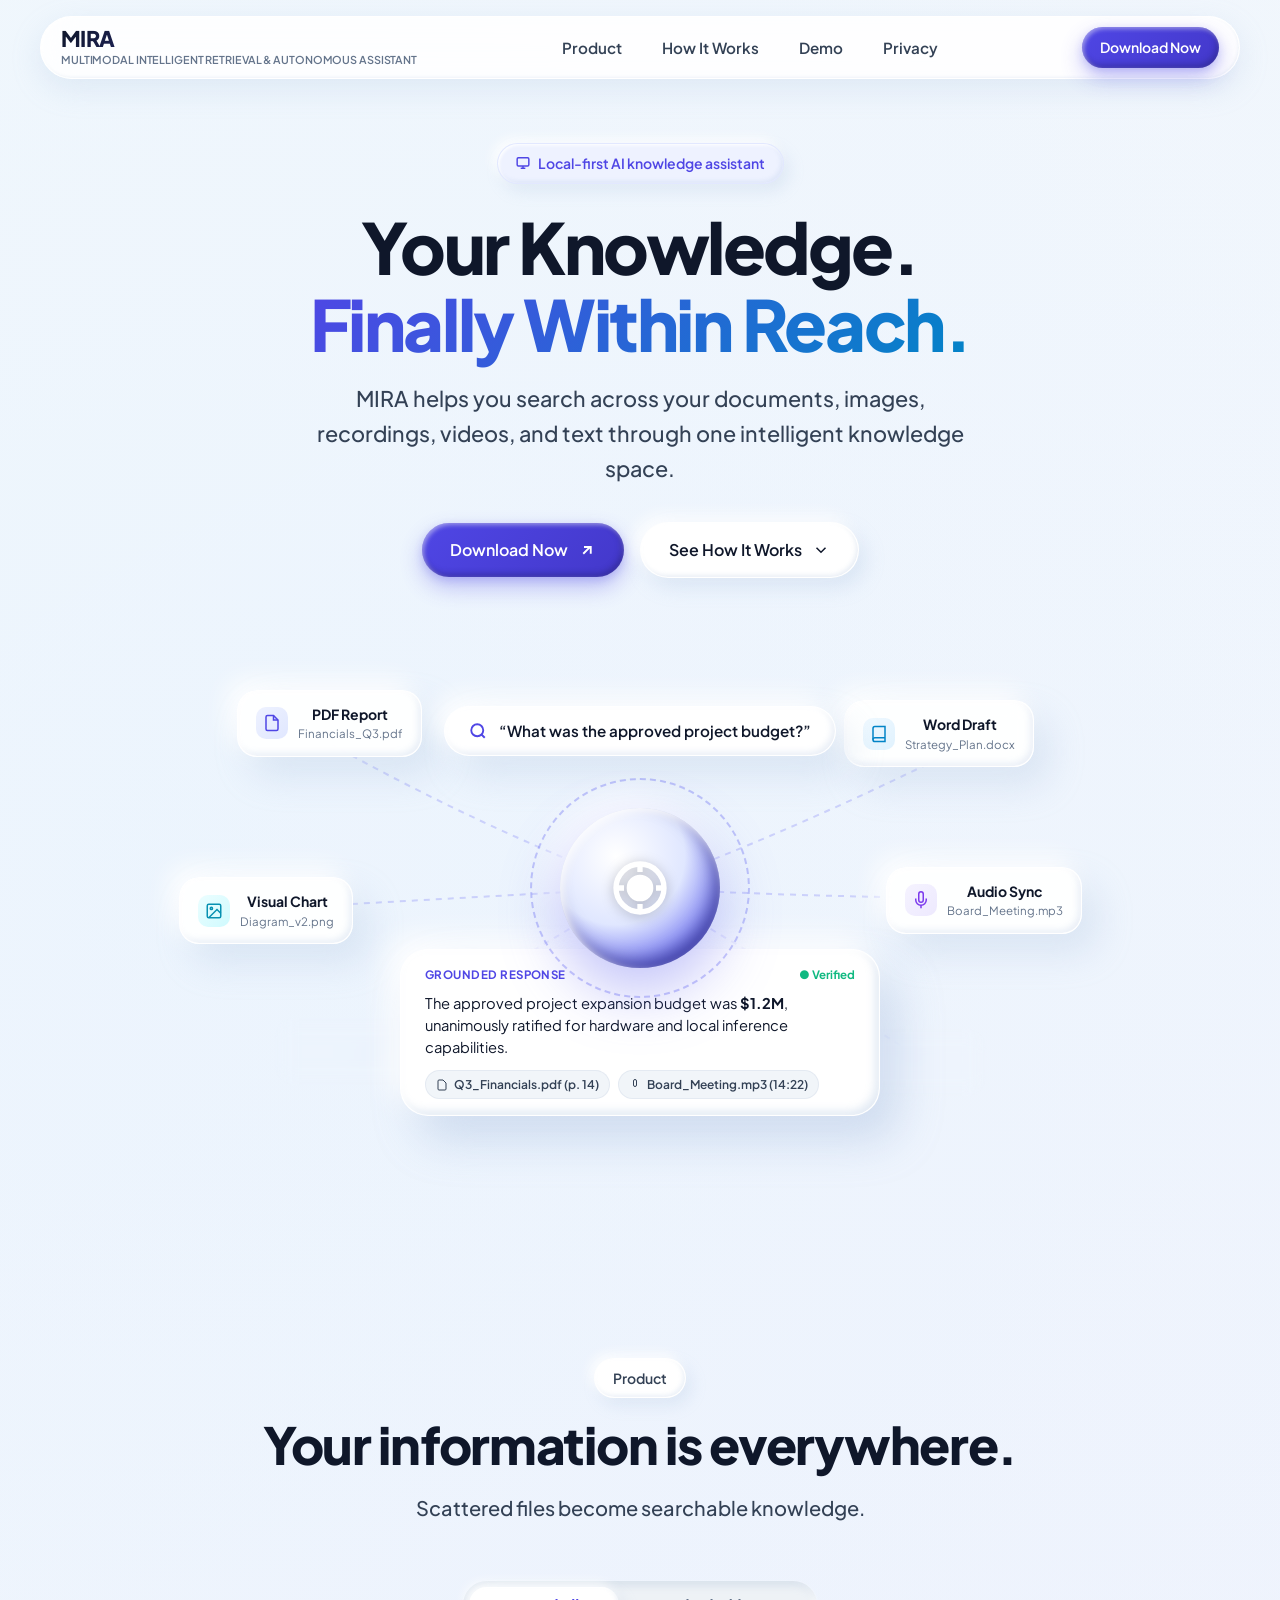
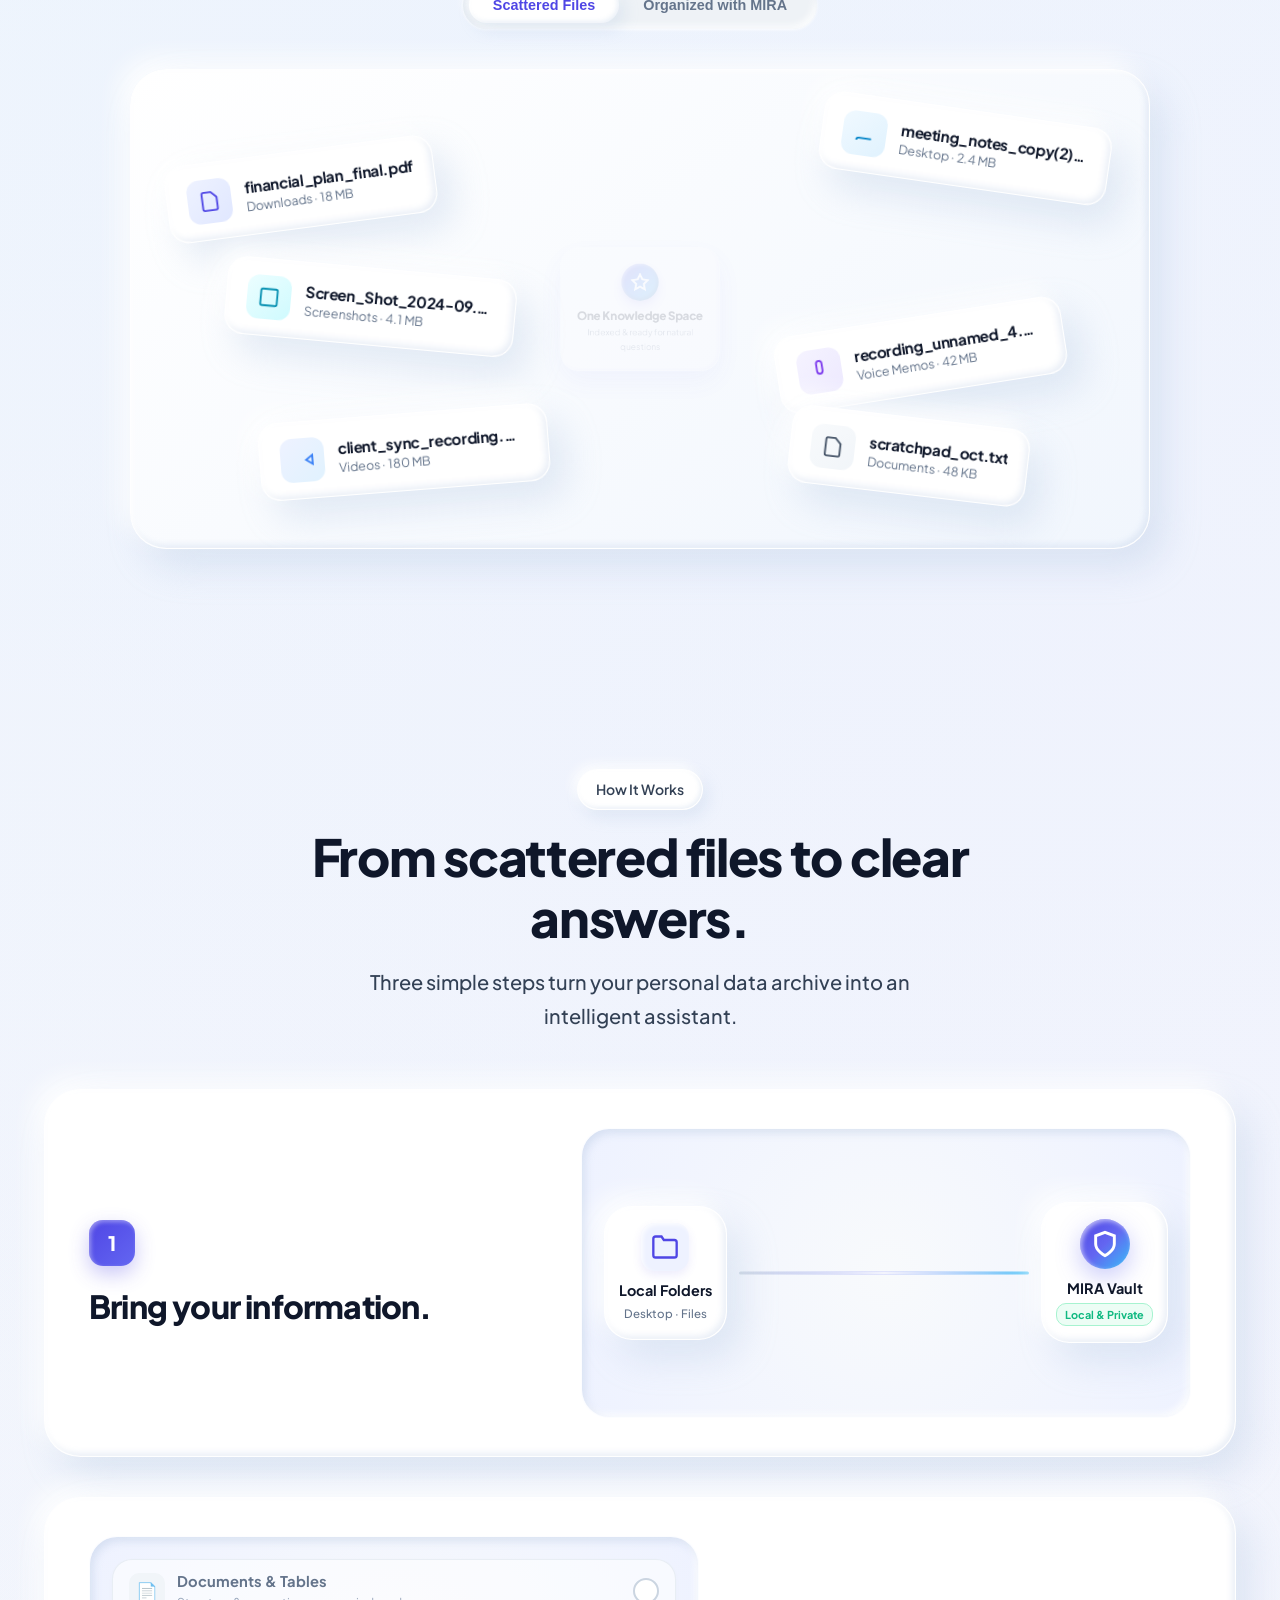
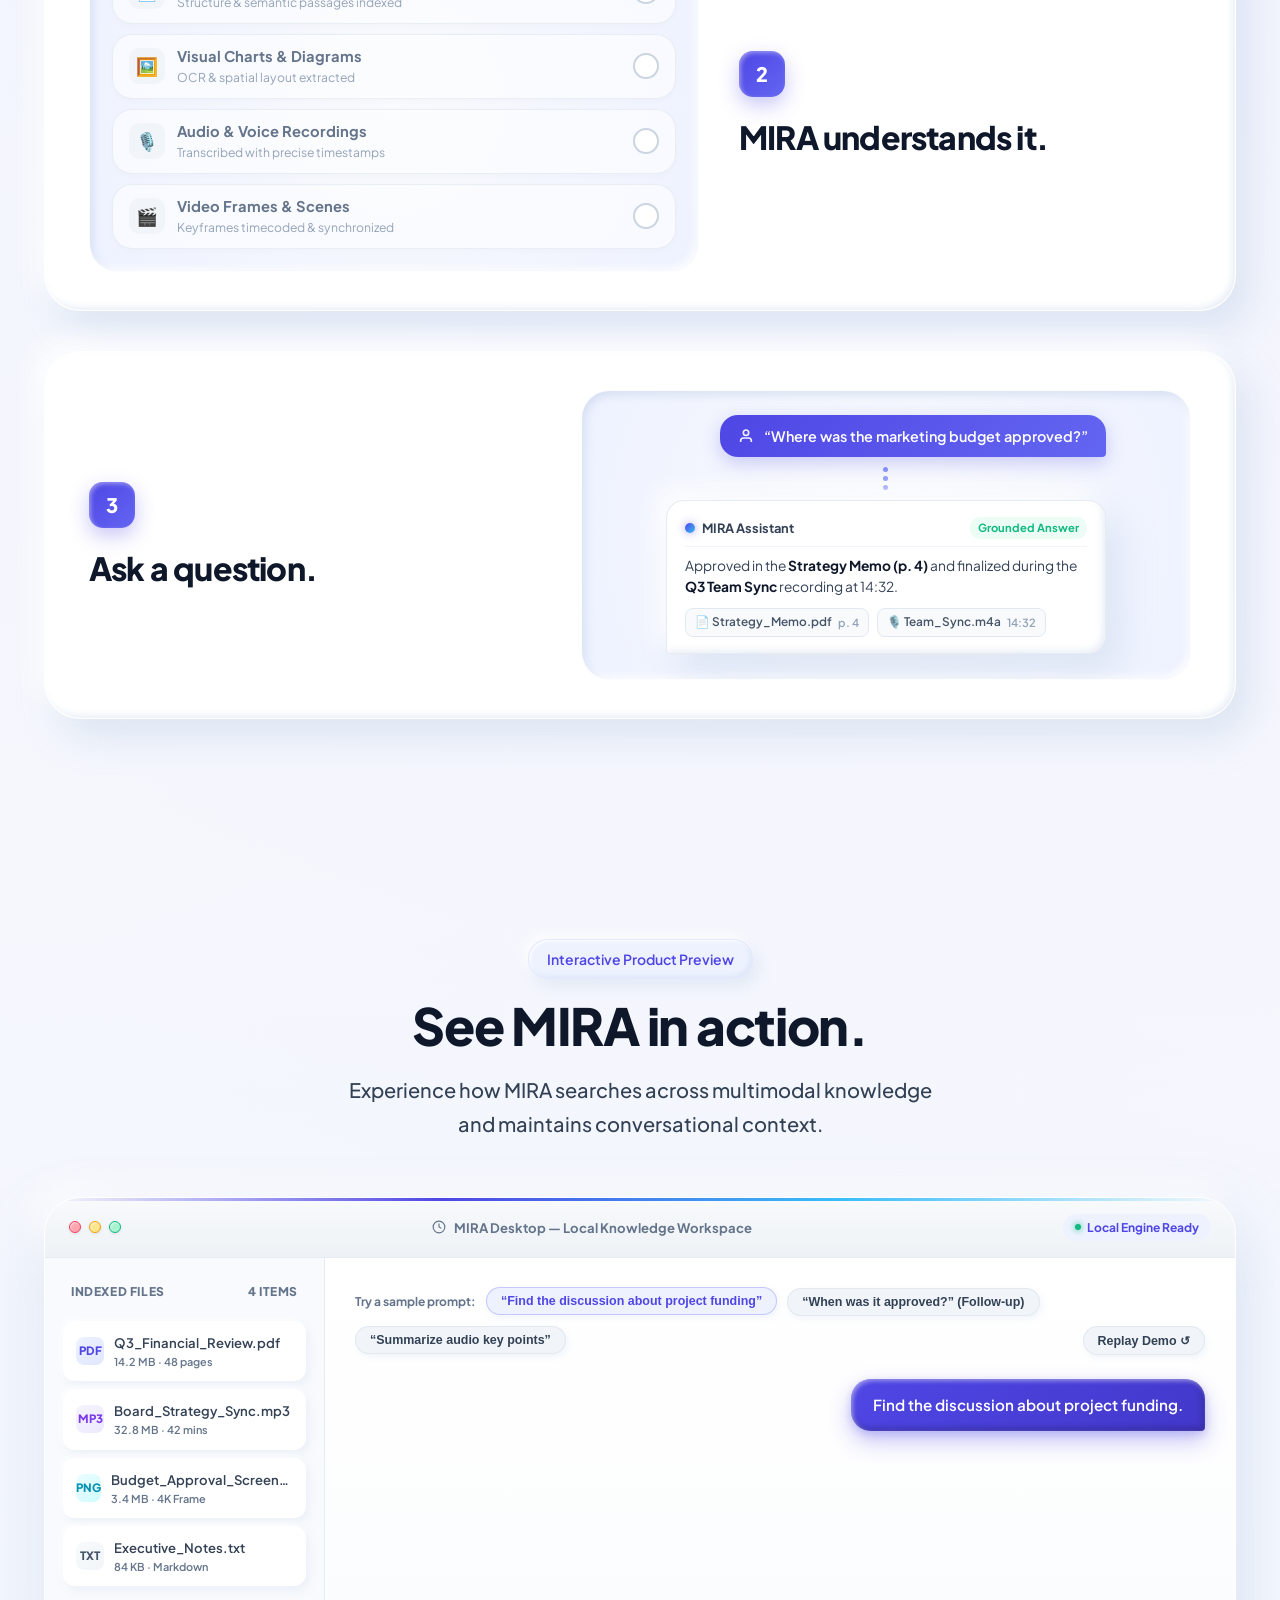
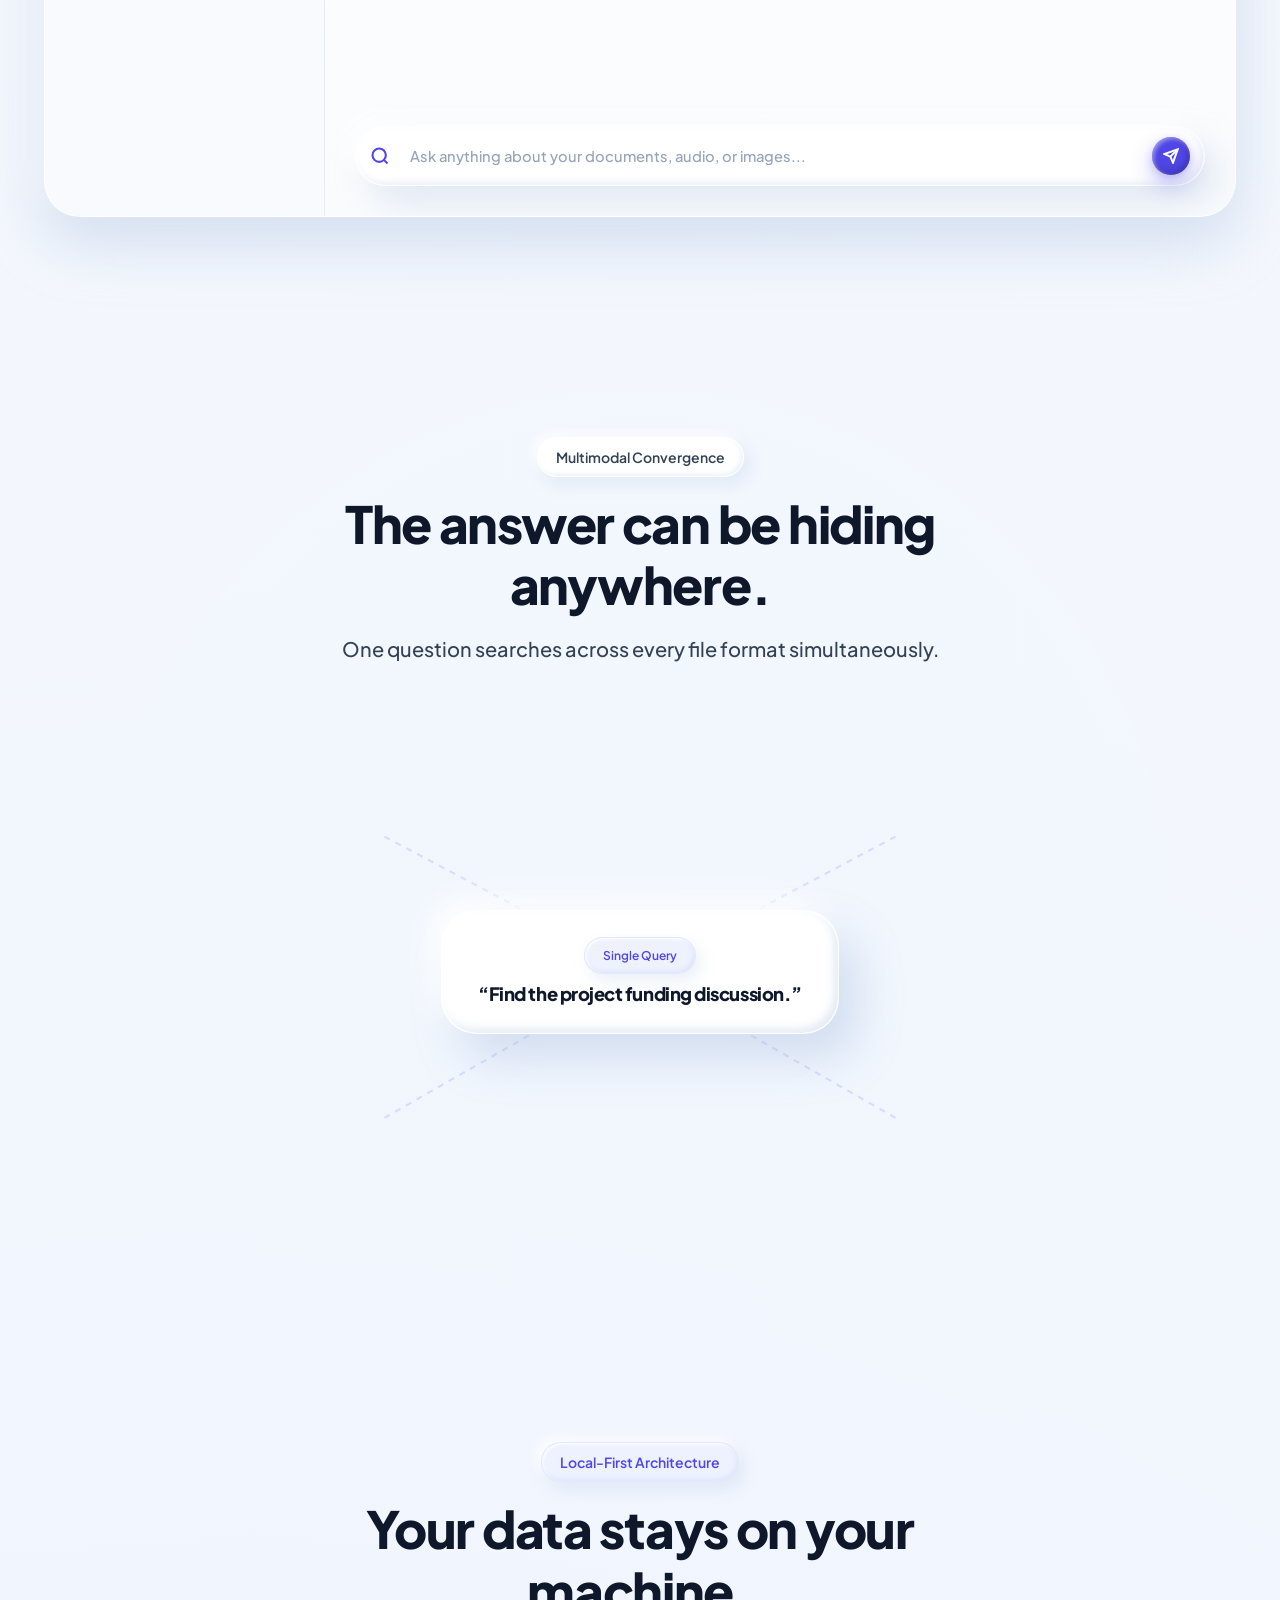
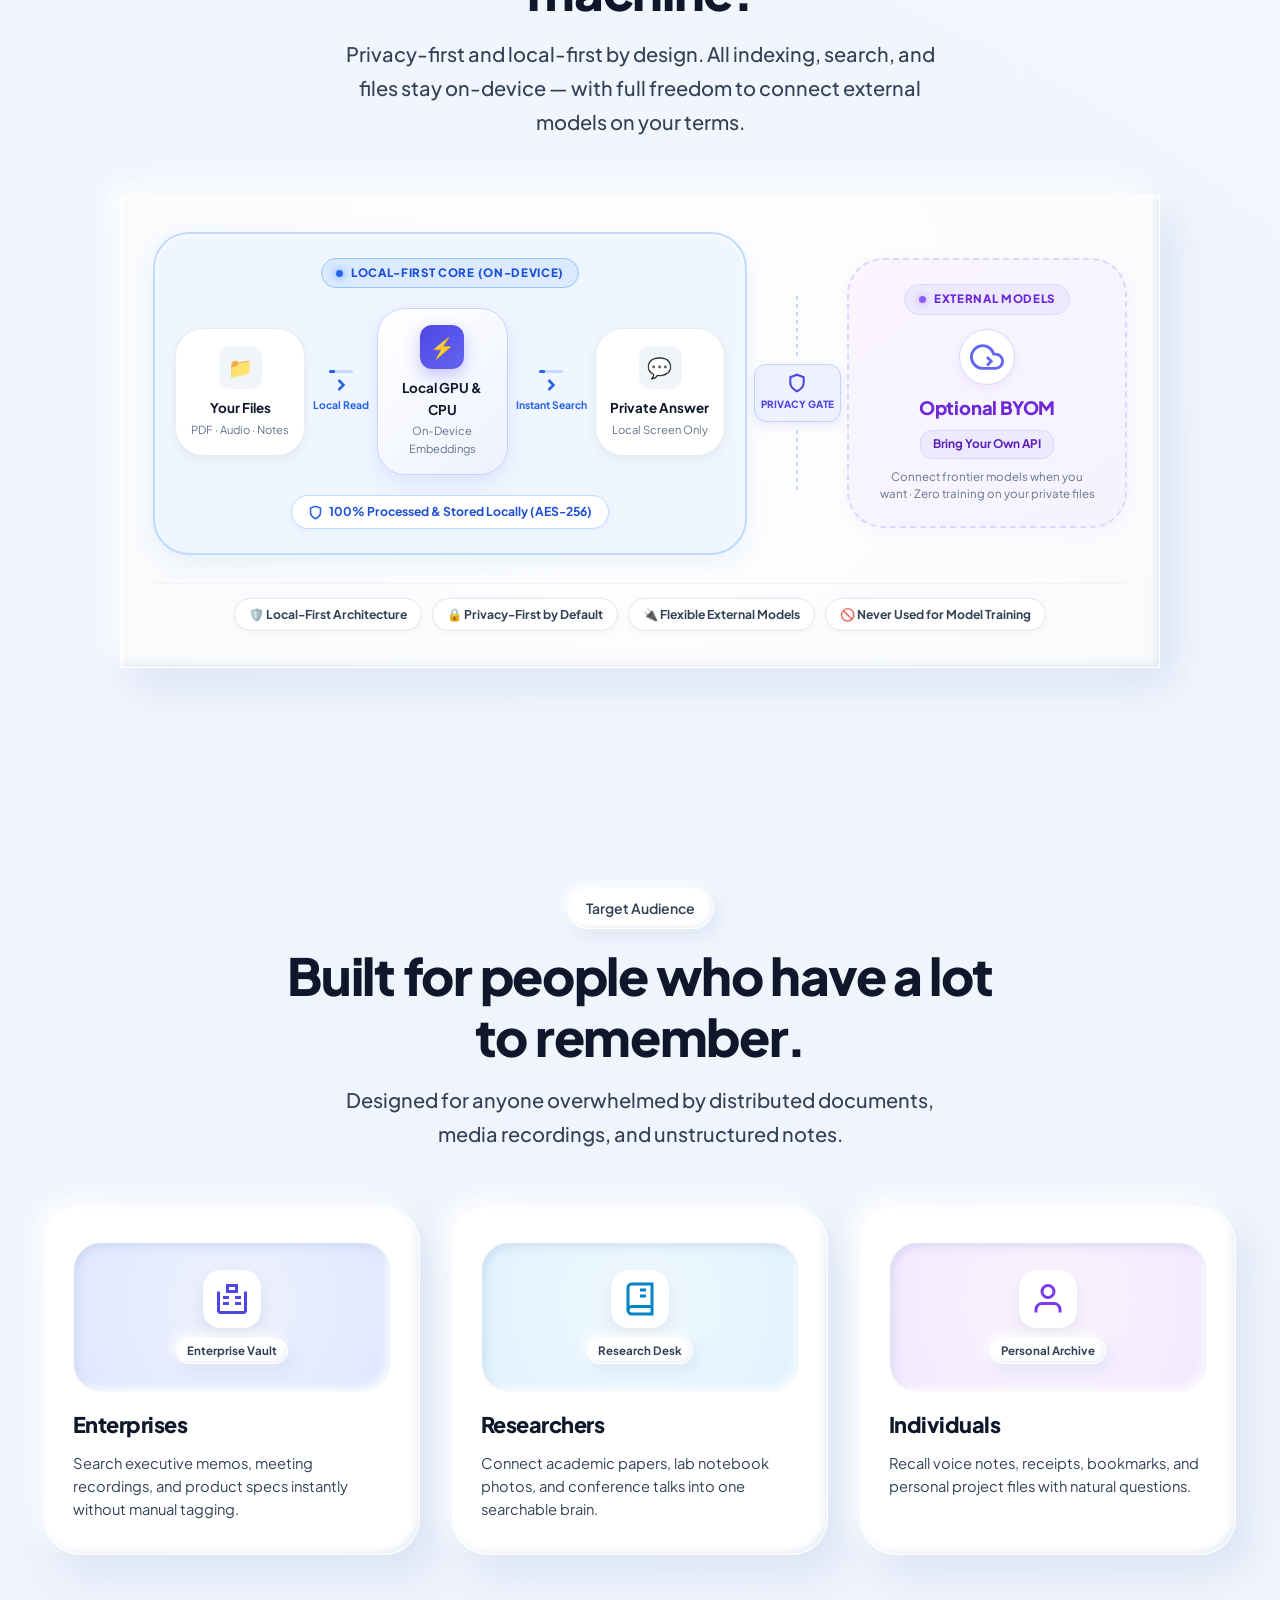
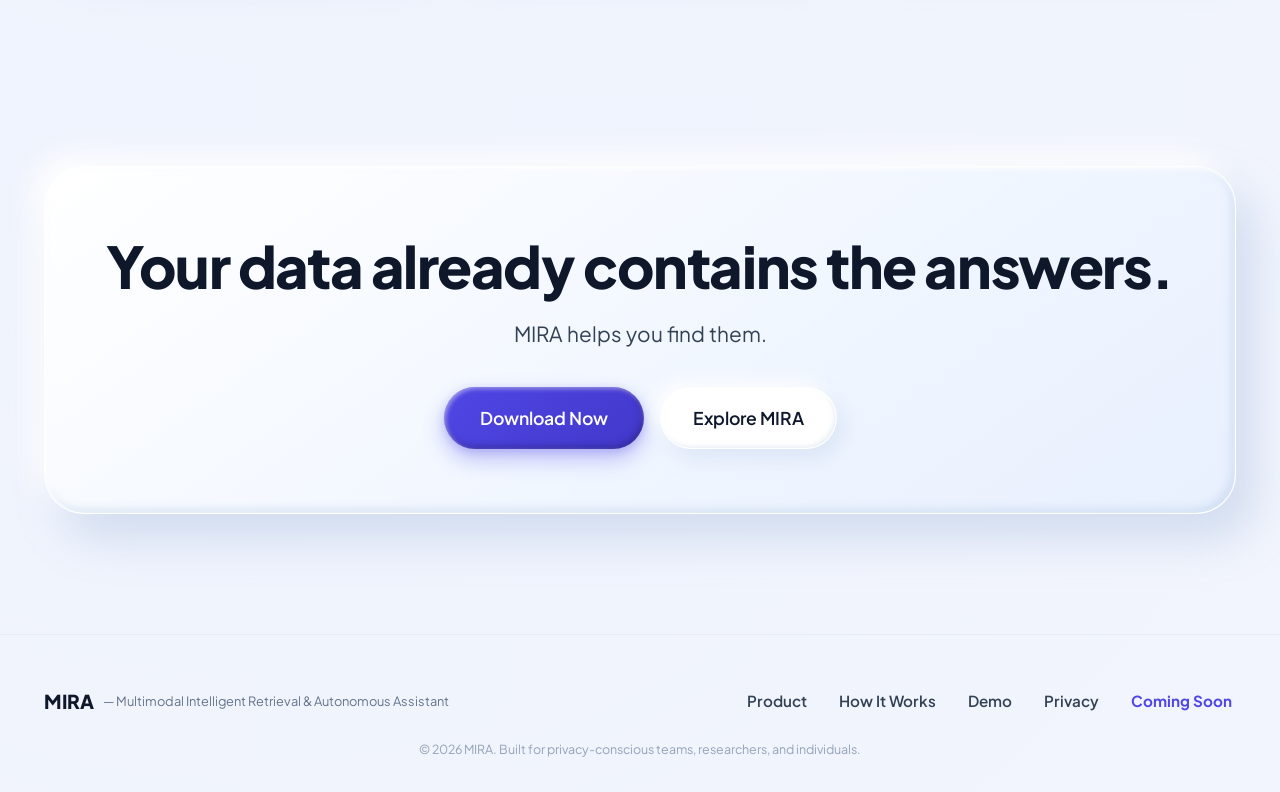
<file: index.html>
<!DOCTYPE html>
<html lang="en">
<head>
  <meta charset="UTF-8">
  <meta name="viewport" content="width=device-width, initial-scale=1.0">
  <title>MIRA — Multimodal Intelligent Retrieval & Autonomous Assistant</title>
  <meta name="description" content="A private, local-first multimodal desktop AI assistant for searching and understanding information across documents, images, audio, video, and text.">
  
  <!-- CSS Stylesheets -->
  <link rel="stylesheet" href="css/claymorphism.css">
  <link rel="stylesheet" href="css/style.css">
  <link rel="stylesheet" href="css/demo.css">
</head>
<body>

  <!-- ==========================================================================
       Sticky Minimal Navigation
       ========================================================================== -->
  <header class="site-header">
    <div class="nav-container">
      <a href="#" class="brand" aria-label="MIRA Home">
        <div class="brand-text">
          <span class="brand-name">MIRA</span>
          <span class="brand-desc">Multimodal Intelligent Retrieval & Autonomous Assistant</span>
        </div>
      </a>

      <!-- 4 Essential Navigation Tabs -->
      <nav>
        <ul class="nav-links">
          <li><a href="#product" class="nav-link">Product</a></li>
          <li><a href="#how-it-works" class="nav-link">How It Works</a></li>
          <li><a href="#demo" class="nav-link">Demo</a></li>
          <li><a href="#privacy" class="nav-link">Privacy</a></li>
        </ul>
      </nav>

      <div class="nav-cta">
        <a href="coming-soon.html" class="clay-btn clay-btn-primary clay-btn-sm">
          Download Now
        </a>
        <button class="mobile-menu-toggle" id="mobile-menu-btn" aria-label="Toggle Navigation">
          <svg width="24" height="24" viewBox="0 0 24 24" fill="none" stroke="currentColor" stroke-width="2"><line x1="3" y1="12" x2="21" y2="12"></line><line x1="3" y1="6" x2="21" y2="6"></line><line x1="3" y1="18" x2="21" y2="18"></line></svg>
        </button>
      </div>
    </div>
  </header>

  <!-- ==========================================================================
       Hero Section
       ========================================================================== -->
  <section class="hero">
    <div class="container">
      <div class="hero-content">
        <div class="hero-badge">
          <span class="clay-pill clay-pill-primary">
            <svg width="14" height="14" viewBox="0 0 24 24" fill="none" stroke="currentColor" stroke-width="2.5"><rect x="2" y="3" width="20" height="14" rx="2" ry="2"></rect><line x1="8" y1="21" x2="16" y2="21"></line><line x1="12" y1="17" x2="12" y2="21"></line></svg>
            Local-first AI knowledge assistant
          </span>
        </div>

        <h1 class="hero-title">
          Your Knowledge.<br>
          <span class="highlight">Finally Within Reach.</span>
        </h1>

        <p class="hero-subtitle">
          MIRA helps you search across your documents, images, recordings, videos, and text through one intelligent knowledge space.
        </p>

        <div class="hero-actions">
          <a href="coming-soon.html" class="clay-btn clay-btn-primary">
            Download Now
            <svg width="18" height="18" viewBox="0 0 24 24" fill="none" stroke="currentColor" stroke-width="2.5"><path d="M7 17l9.2-9.2M17 17V8H8"/></svg>
          </a>
          <a href="#how-it-works" class="clay-btn clay-btn-secondary">
            See How It Works
            <svg width="18" height="18" viewBox="0 0 24 24" fill="none" stroke="currentColor" stroke-width="2"><polyline points="6 9 12 15 18 9"></polyline></svg>
          </a>
        </div>
      </div>

      <!-- Hero Visual: Central 3D MIRA Core + 6 Floating Tactile Formats + Input & Answer -->
      <div class="hero-stage">
        <!-- SVG Connection Paths -->
        <svg class="hero-connections-svg" viewBox="0 0 960 520">
          <path class="conn-path" d="M 160 110 Q 320 200 480 260" />
          <path class="conn-path" d="M 800 120 Q 640 200 480 260" />
          <path class="conn-path" d="M 120 280 Q 300 270 480 260" />
          <path class="conn-path" d="M 840 270 Q 660 270 480 260" />
          <path class="conn-path" d="M 200 430 Q 340 340 480 260" />
          <path class="conn-path" d="M 760 430 Q 620 340 480 260" />
        </svg>

        <!-- Central Knowledge Orb (Easter Egg Trigger) -->
        <div class="hero-core-orb" id="hero-core-orb" role="button" tabindex="0">
          <div class="hero-core-pulse"></div>
          <svg class="core-brand-icon" viewBox="0 0 24 24" fill="none" stroke="currentColor" stroke-width="2">
            <circle cx="12" cy="12" r="9"></circle>
            <circle cx="12" cy="12" r="4" fill="white"></circle>
            <path d="M12 3v3M12 18v3M3 12h3M18 12h3"></path>
          </svg>
        </div>

        <!-- 6 Floating Satellite Cards -->
        <div class="hero-satellite-card sat-pdf">
          <div class="satellite-icon accent-pdf">
            <svg width="18" height="18" viewBox="0 0 24 24" fill="none" stroke="currentColor" stroke-width="2"><path d="M14 2H6a2 2 0 0 0-2 2v16a2 2 0 0 0 2 2h12a2 2 0 0 0 2-2V8z"></path><polyline points="14 2 14 8 20 8"></polyline></svg>
          </div>
          <div>
            <div class="satellite-label">PDF Report</div>
            <div class="satellite-sub">Financials_Q3.pdf</div>
          </div>
        </div>

        <div class="hero-satellite-card sat-docx">
          <div class="satellite-icon accent-docx">
            <svg width="18" height="18" viewBox="0 0 24 24" fill="none" stroke="currentColor" stroke-width="2"><path d="M4 19.5A2.5 2.5 0 0 1 6.5 17H20"></path><path d="M6.5 2H20v20H6.5A2.5 2.5 0 0 1 4 19.5v-15A2.5 2.5 0 0 1 6.5 2z"></path></svg>
          </div>
          <div>
            <div class="satellite-label">Word Draft</div>
            <div class="satellite-sub">Strategy_Plan.docx</div>
          </div>
        </div>

        <div class="hero-satellite-card sat-img">
          <div class="satellite-icon accent-img">
            <svg width="18" height="18" viewBox="0 0 24 24" fill="none" stroke="currentColor" stroke-width="2"><rect x="3" y="3" width="18" height="18" rx="2"></rect><circle cx="8.5" cy="8.5" r="1.5"></circle><polyline points="21 15 16 10 5 21"></polyline></svg>
          </div>
          <div>
            <div class="satellite-label">Visual Chart</div>
            <div class="satellite-sub">Diagram_v2.png</div>
          </div>
        </div>

        <div class="hero-satellite-card sat-audio">
          <div class="satellite-icon accent-audio">
            <svg width="18" height="18" viewBox="0 0 24 24" fill="none" stroke="currentColor" stroke-width="2"><path d="M12 1a3 3 0 0 0-3 3v8a3 3 0 0 0 6 0V4a3 3 0 0 0-3-3z"></path><path d="M19 10v2a7 7 0 0 1-14 0v-2"></path><line x1="12" y1="19" x2="12" y2="23"></line></svg>
          </div>
          <div>
            <div class="satellite-label">Audio Sync</div>
            <div class="satellite-sub">Board_Meeting.mp3</div>
          </div>
        </div>

        <div class="hero-satellite-card sat-video">
          <div class="satellite-icon accent-video">
            <svg width="18" height="18" viewBox="0 0 24 24" fill="none" stroke="currentColor" stroke-width="2"><polygon points="23 7 16 12 23 17 23 7"></polygon><rect x="1" y="5" width="15" height="14" rx="2" ry="2"></rect></svg>
          </div>
          <div>
            <div class="satellite-label">Video Clip</div>
            <div class="satellite-sub">Demo_Walkthrough.mp4</div>
          </div>
        </div>

        <div class="hero-satellite-card sat-txt">
          <div class="satellite-icon accent-txt">
            <svg width="18" height="18" viewBox="0 0 24 24" fill="none" stroke="currentColor" stroke-width="2"><path d="M14 2H6a2 2 0 0 0-2 2v16a2 2 0 0 0 2 2h12a2 2 0 0 0 2-2V8z"></path><line x1="16" y1="13" x2="8" y2="13"></line><line x1="16" y1="17" x2="8" y2="17"></line></svg>
          </div>
          <div>
            <div class="satellite-label">Text Note</div>
            <div class="satellite-sub">Research_Notes.txt</div>
          </div>
        </div>

        <!-- Floating Question Dialogue Bubble -->
        <div class="hero-query-pill">
          <svg width="18" height="18" viewBox="0 0 24 24" fill="none" stroke="var(--primary)" stroke-width="2.5"><circle cx="11" cy="11" r="8"></circle><line x1="21" y1="21" x2="16.65" y2="16.65"></line></svg>
          <span>“What was the approved project budget?”</span>
        </div>

        <!-- Floating Answer Card with Citations -->
        <div class="hero-answer-card">
          <div class="hero-answer-header">
            <span class="hero-answer-tag">Grounded Response</span>
            <span style="font-size: 0.72rem; color: #10B981; font-weight: 700;">● Verified</span>
          </div>
          <p class="hero-answer-text">
            The approved project expansion budget was <strong>$1.2M</strong>, unanimously ratified for hardware and local inference capabilities.
          </p>
          <div class="hero-citations">
            <span class="citation-chip">
              <svg width="12" height="12" viewBox="0 0 24 24" fill="none" stroke="currentColor" stroke-width="2"><path d="M14 2H6a2 2 0 0 0-2 2v16a2 2 0 0 0 2 2h12a2 2 0 0 0 2-2V8z"></path></svg>
              Q3_Financials.pdf (p. 14)
            </span>
            <span class="citation-chip">
              <svg width="12" height="12" viewBox="0 0 24 24" fill="none" stroke="currentColor" stroke-width="2"><path d="M12 1a3 3 0 0 0-3 3v8a3 3 0 0 0 6 0V4a3 3 0 0 0-3-3z"></path></svg>
              Board_Meeting.mp3 (14:22)
            </span>
          </div>
        </div>
      </div>
    </div>
  </section>

  <!-- ==========================================================================
       Section 1: The Problem (Product Anchor)
       ========================================================================== -->
  <section class="section" id="product">
    <div class="container">
      <div class="section-header">
        <div class="section-tag">
          <span class="clay-pill">Product</span>
        </div>
        <h2 class="section-title">Your information is everywhere.</h2>
        <p class="section-subtitle">
          Scattered files become searchable knowledge.
        </p>
      </div>

      <!-- Interactive Scene Toggle: Scattered vs Organized -->
      <div class="problem-scene-container">
        <div class="problem-toggle-wrapper">
          <div class="problem-toggle">
            <button class="toggle-btn active" id="toggle-scattered">Scattered Files</button>
            <button class="toggle-btn" id="toggle-organized">Organized with MIRA</button>
          </div>
        </div>

        <div class="problem-desk desk-scattered" id="problem-desk">
          <!-- Central Hub (Appears in Organized mode) -->
          <div class="problem-central-hub">
            <div class="hub-orb">
              <svg width="28" height="28" viewBox="0 0 24 24" fill="none" stroke="currentColor" stroke-width="2.5"><polygon points="12 2 15.09 8.26 22 9.27 17 14.14 18.18 21.02 12 17.77 5.82 21.02 7 14.14 2 9.27 8.91 8.26 12 2"></polygon></svg>
            </div>
            <h4 style="font-size: 1.1rem; margin-bottom: 4px;">One Knowledge Space</h4>
            <p style="font-size: 0.8rem; color: var(--text-muted); margin: 0;">Indexed & ready for natural questions</p>
          </div>

          <!-- Scattered Clay Files -->
          <div class="scatter-card sc-1">
            <div class="scatter-icon accent-pdf">
              <svg width="22" height="22" viewBox="0 0 24 24" fill="none" stroke="currentColor" stroke-width="2"><path d="M14 2H6a2 2 0 0 0-2 2v16a2 2 0 0 0 2 2h12a2 2 0 0 0 2-2V8z"></path></svg>
            </div>
            <div class="scatter-meta">
              <h4>financial_plan_final.pdf</h4>
              <p>Downloads · 18 MB</p>
            </div>
          </div>

          <div class="scatter-card sc-2">
            <div class="scatter-icon accent-docx">
              <svg width="22" height="22" viewBox="0 0 24 24" fill="none" stroke="currentColor" stroke-width="2"><path d="M4 19.5A2.5 2.5 0 0 1 6.5 17H20"></path></svg>
            </div>
            <div class="scatter-meta">
              <h4>meeting_notes_copy(2).docx</h4>
              <p>Desktop · 2.4 MB</p>
            </div>
          </div>

          <div class="scatter-card sc-3">
            <div class="scatter-icon accent-img">
              <svg width="22" height="22" viewBox="0 0 24 24" fill="none" stroke="currentColor" stroke-width="2"><rect x="3" y="3" width="18" height="18" rx="2"></rect></svg>
            </div>
            <div class="scatter-meta">
              <h4>Screen_Shot_2024-09.png</h4>
              <p>Screenshots · 4.1 MB</p>
            </div>
          </div>

          <div class="scatter-card sc-4">
            <div class="scatter-icon accent-audio">
              <svg width="22" height="22" viewBox="0 0 24 24" fill="none" stroke="currentColor" stroke-width="2"><path d="M12 1a3 3 0 0 0-3 3v8a3 3 0 0 0 6 0V4a3 3 0 0 0-3-3z"></path></svg>
            </div>
            <div class="scatter-meta">
              <h4>recording_unnamed_4.m4a</h4>
              <p>Voice Memos · 42 MB</p>
            </div>
          </div>

          <div class="scatter-card sc-5">
            <div class="scatter-icon accent-video">
              <svg width="22" height="22" viewBox="0 0 24 24" fill="none" stroke="currentColor" stroke-width="2"><polygon points="23 7 16 12 23 17 23 7"></polygon></svg>
            </div>
            <div class="scatter-meta">
              <h4>client_sync_recording.mp4</h4>
              <p>Videos · 180 MB</p>
            </div>
          </div>

          <div class="scatter-card sc-6">
            <div class="scatter-icon accent-txt">
              <svg width="22" height="22" viewBox="0 0 24 24" fill="none" stroke="currentColor" stroke-width="2"><path d="M14 2H6a2 2 0 0 0-2 2v16a2 2 0 0 0 2 2h12a2 2 0 0 0 2-2V8z"></path></svg>
            </div>
            <div class="scatter-meta">
              <h4>scratchpad_oct.txt</h4>
              <p>Documents · 48 KB</p>
            </div>
          </div>
        </div>
      </div>
    </div>
  </section>

  <!-- ==========================================================================
       Section 2: How It Works
       ========================================================================== -->
  <section class="section" id="how-it-works">
    <div class="container">
      <div class="section-header">
        <div class="section-tag">
          <span class="clay-pill">How It Works</span>
        </div>
        <h2 class="section-title">From scattered files to clear answers.</h2>
        <p class="section-subtitle">
          Three simple steps turn your personal data archive into an intelligent assistant.
        </p>
      </div>

      <div class="steps-container">
        <!-- Step 1: Bring your information -->
        <div class="step-card clay-card" id="step-bring">
          <div class="step-text">
            <div class="step-number">1</div>
            <h3 class="step-title">Bring your information.</h3>
          </div>
          <div class="step-visual">
            <div class="step-visual-stage vault-stream-stage">
              <!-- Left: Local Folder Source -->
              <div class="vault-source-node">
                <div class="vault-node-icon">
                  <svg width="28" height="28" viewBox="0 0 24 24" fill="none" stroke="#4F46E5" stroke-width="2"><path d="M22 19a2 2 0 0 1-2 2H4a2 2 0 0 1-2-2V5a2 2 0 0 1 2-2h5l2 3h9a2 2 0 0 1 2 2z"></path></svg>
                </div>
                <div class="vault-node-title">Local Folders</div>
                <div class="vault-node-sub">Desktop · Files</div>
              </div>

              <!-- Center: Moving File Gliders Pipeline -->
              <div class="vault-conduit-stream">
                <div class="stream-line"></div>
                <div class="gliding-file-chip glide-1">
                  <span class="chip-icon">📄</span>
                  <span class="chip-name">Q3_Plan.pdf</span>
                </div>
                <div class="gliding-file-chip glide-2">
                  <span class="chip-icon">🎙️</span>
                  <span class="chip-name">Sync.m4a</span>
                </div>
                <div class="gliding-file-chip glide-3">
                  <span class="chip-icon">🖼️</span>
                  <span class="chip-name">Chart.png</span>
                </div>
              </div>

              <!-- Right: MIRA Vault Destination -->
              <div class="vault-dest-node">
                <div class="vault-core-sphere">
                  <svg width="28" height="28" viewBox="0 0 24 24" fill="none" stroke="white" stroke-width="2.5"><path d="M12 22s8-4 8-10V5l-8-3-8 3v7c0 6 8 10 8 10z"></path></svg>
                </div>
                <div class="vault-node-title">MIRA Vault</div>
                <div class="vault-node-badge">Local &amp; Private</div>
              </div>
            </div>
          </div>
        </div>

        <!-- Step 2: MIRA understands it -->
        <div class="step-card clay-card reverse" id="step-understand">
          <div class="step-text">
            <div class="step-number">2</div>
            <h3 class="step-title">MIRA understands it.</h3>
          </div>
          <div class="step-visual">
            <div class="step-visual-stage understand-stage">
              <div class="understand-checklist" id="understand-checklist">
                <div class="understand-item" data-step="1">
                  <div class="understand-item-left">
                    <span class="understand-icon-badge">📄</span>
                    <div class="understand-item-meta">
                      <span class="understand-item-title">Documents &amp; Tables</span>
                      <span class="understand-item-desc">Structure &amp; semantic passages indexed</span>
                    </div>
                  </div>
                  <div class="understand-check-circle">
                    <svg width="14" height="14" viewBox="0 0 24 24" fill="none" stroke="currentColor" stroke-width="3"><polyline points="20 6 9 17 4 12"></polyline></svg>
                  </div>
                </div>

                <div class="understand-item" data-step="2">
                  <div class="understand-item-left">
                    <span class="understand-icon-badge">🖼️</span>
                    <div class="understand-item-meta">
                      <span class="understand-item-title">Visual Charts &amp; Diagrams</span>
                      <span class="understand-item-desc">OCR &amp; spatial layout extracted</span>
                    </div>
                  </div>
                  <div class="understand-check-circle">
                    <svg width="14" height="14" viewBox="0 0 24 24" fill="none" stroke="currentColor" stroke-width="3"><polyline points="20 6 9 17 4 12"></polyline></svg>
                  </div>
                </div>

                <div class="understand-item" data-step="3">
                  <div class="understand-item-left">
                    <span class="understand-icon-badge">🎙️</span>
                    <div class="understand-item-meta">
                      <span class="understand-item-title">Audio &amp; Voice Recordings</span>
                      <span class="understand-item-desc">Transcribed with precise timestamps</span>
                    </div>
                  </div>
                  <div class="understand-check-circle">
                    <svg width="14" height="14" viewBox="0 0 24 24" fill="none" stroke="currentColor" stroke-width="3"><polyline points="20 6 9 17 4 12"></polyline></svg>
                  </div>
                </div>

                <div class="understand-item" data-step="4">
                  <div class="understand-item-left">
                    <span class="understand-icon-badge">🎬</span>
                    <div class="understand-item-meta">
                      <span class="understand-item-title">Video Frames &amp; Scenes</span>
                      <span class="understand-item-desc">Keyframes timecoded &amp; synchronized</span>
                    </div>
                  </div>
                  <div class="understand-check-circle">
                    <svg width="14" height="14" viewBox="0 0 24 24" fill="none" stroke="currentColor" stroke-width="3"><polyline points="20 6 9 17 4 12"></polyline></svg>
                  </div>
                </div>
              </div>
            </div>
          </div>
        </div>

        <!-- Step 3: Ask a question -->
        <div class="step-card clay-card" id="step-ask">
          <div class="step-text">
            <div class="step-number">3</div>
            <h3 class="step-title">Ask a question.</h3>
          </div>
          <div class="step-visual">
            <div class="step-visual-stage qa-stage">
              <div class="qa-dialogue-stack">
                <!-- User Prompt Bubble -->
                <div class="qa-bubble-user">
                  <div class="qa-user-icon">
                    <svg width="16" height="16" viewBox="0 0 24 24" fill="none" stroke="currentColor" stroke-width="2.5"><path d="M20 21v-2a4 4 0 0 0-4-4H8a4 4 0 0 0-4 4v2"></path><circle cx="12" cy="7" r="4"></circle></svg>
                  </div>
                  <div class="qa-query-text">
                    “Where was the marketing budget approved?”
                  </div>
                </div>

                <!-- Connecting Pulse Stream -->
                <div class="qa-stream-connector">
                  <span class="qa-pulse-dot dot-1"></span>
                  <span class="qa-pulse-dot dot-2"></span>
                  <span class="qa-pulse-dot dot-3"></span>
                </div>

                <!-- MIRA Grounded Instant Answer Card -->
                <div class="qa-bubble-assistant">
                  <div class="qa-assistant-header">
                    <div class="qa-assistant-badge">
                      <span class="qa-orb-mini"></span>
                      <span>MIRA Assistant</span>
                    </div>
                    <span class="qa-time-badge">Grounded Answer</span>
                  </div>

                  <div class="qa-response-text">
                    Approved in the <strong>Strategy Memo (p. 4)</strong> and finalized during the <strong>Q3 Team Sync</strong> recording at 14:32.
                  </div>

                  <div class="qa-citations-row">
                    <span class="citation-chip" title="View PDF source">
                      📄 Strategy_Memo.pdf <span class="cite-page">p. 4</span>
                    </span>
                    <span class="citation-chip" title="Listen to audio timestamp">
                      🎙️ Team_Sync.m4a <span class="cite-page">14:32</span>
                    </span>
                  </div>
                </div>
              </div>
            </div>
          </div>
        </div>
      </div>
    </div>
  </section>

  <!-- ==========================================================================
       Section 3: Interactive Desktop App Simulation (Visual Demo)
       ========================================================================== -->
  <section class="section" id="demo">
    <div class="container">
      <div class="section-header">
        <div class="section-tag">
          <span class="clay-pill clay-pill-primary">Interactive Product Preview</span>
        </div>
        <h2 class="section-title">See MIRA in action.</h2>
        <p class="section-subtitle">
          Experience how MIRA searches across multimodal knowledge and maintains conversational context.
        </p>
      </div>

      <!-- Desktop App Mockup Window -->
      <div class="demo-app-window">
        <!-- Window Top Bar -->
        <div class="demo-titlebar">
          <div class="traffic-lights">
            <span class="t-dot t-red"></span>
            <span class="t-dot t-yellow"></span>
            <span class="t-dot t-green"></span>
          </div>
          <div class="demo-window-title">
            <svg width="14" height="14" viewBox="0 0 24 24" fill="none" stroke="currentColor" stroke-width="2"><circle cx="12" cy="12" r="10"></circle><polyline points="12 6 12 12 16 14"></polyline></svg>
            <span>MIRA Desktop — Local Knowledge Workspace</span>
          </div>
          <div class="demo-badge-indicator">Local Engine Ready</div>
        </div>

        <div class="demo-scan-glow" id="demo-scan-glow"></div>

        <!-- App Body (Sidebar + Chat Stage) -->
        <div class="demo-body">
          <!-- Left Sidebar: Indexed Knowledge Files -->
          <aside class="demo-sidebar">
            <div class="sidebar-heading">
              <span>Indexed Files</span>
              <span>4 items</span>
            </div>
            <ul class="sources-list">
              <li class="source-item" id="src-pdf">
                <div class="source-icon accent-pdf">PDF</div>
                <div class="source-info">
                  <span class="source-name">Q3_Financial_Review.pdf</span>
                  <span class="source-size">14.2 MB · 48 pages</span>
                </div>
              </li>
              <li class="source-item" id="src-audio">
                <div class="source-icon accent-audio">MP3</div>
                <div class="source-info">
                  <span class="source-name">Board_Strategy_Sync.mp3</span>
                  <span class="source-size">32.8 MB · 42 mins</span>
                </div>
              </li>
              <li class="source-item" id="src-img">
                <div class="source-icon accent-img">PNG</div>
                <div class="source-info">
                  <span class="source-name">Budget_Approval_Screenshot.png</span>
                  <span class="source-size">3.4 MB · 4K Frame</span>
                </div>
              </li>
              <li class="source-item" id="src-txt">
                <div class="source-icon accent-txt">TXT</div>
                <div class="source-info">
                  <span class="source-name">Executive_Notes.txt</span>
                  <span class="source-size">84 KB · Markdown</span>
                </div>
              </li>
            </ul>
          </aside>

          <!-- Right: Interactive Query Stage -->
          <main class="demo-stage">
            <!-- Test Prompt Selector Chips -->
            <div class="demo-presets-bar">
              <span style="font-size:0.75rem; font-weight:700; color:var(--text-muted);">Try a sample prompt:</span>
              <button class="demo-preset-pill active" data-scenario="funding">“Find the discussion about project funding”</button>
              <button class="demo-preset-pill" data-scenario="approval">“When was it approved?” (Follow-up)</button>
              <button class="demo-preset-pill" data-scenario="summary">“Summarize audio key points”</button>
              <button class="demo-preset-pill" data-scenario="reset" style="margin-left:auto;">Replay Demo ↺</button>
            </div>

            <!-- Messages Stream -->
            <div class="demo-messages" id="demo-messages">
              <!-- Dynamically populated via demo.js -->
            </div>

            <!-- Inset Query Input Field -->
            <div class="demo-input-container">
              <svg width="20" height="20" viewBox="0 0 24 24" fill="none" stroke="var(--primary)" stroke-width="2.5"><circle cx="11" cy="11" r="8"></circle><line x1="21" y1="21" x2="16.65" y2="16.65"></line></svg>
              <input type="text" class="demo-input-field" id="demo-input" value="Find the discussion about project funding." placeholder="Ask anything about your documents, audio, or images..." />
              <button class="demo-send-btn" id="demo-send-btn" aria-label="Send Query">
                <svg width="16" height="16" viewBox="0 0 24 24" fill="none" stroke="currentColor" stroke-width="3"><line x1="22" y1="2" x2="11" y2="13"></line><polygon points="22 2 15 22 11 13 2 9 22 2"></polygon></svg>
              </button>
            </div>
          </main>
        </div>
      </div>
    </div>
  </section>

  <!-- ==========================================================================
       Section 4: Cross-Modal Understanding
       ========================================================================== -->
  <section class="section" id="cross-modal-section">
    <div class="container">
      <div class="section-header">
        <div class="section-tag">
          <span class="clay-pill">Multimodal Convergence</span>
        </div>
        <h2 class="section-title">The answer can be hiding anywhere.</h2>
        <p class="section-subtitle">
          One question searches across every file format simultaneously.
        </p>
      </div>

      <!-- Radial Scene -->
      <div class="radial-scene" id="cross-modal-scene">
        <!-- SVG Radial Connection Lines with dynamic glow paths -->
        <svg class="radial-lines-svg" viewBox="0 0 900 480" preserveAspectRatio="none">
          <line class="radial-line rl-1" x1="200" y1="110" x2="450" y2="240" />
          <line class="radial-line rl-2" x1="700" y1="110" x2="450" y2="240" />
          <line class="radial-line rl-3" x1="200" y1="380" x2="450" y2="240" />
          <line class="radial-line rl-4" x1="700" y1="380" x2="450" y2="240" />
        </svg>

        <!-- Center Prompt Card -->
        <div class="radial-center" id="radial-center-card">
          <div class="clay-pill clay-pill-primary" style="margin-bottom:8px; font-size:0.75rem;">Single Query</div>
          <h4 style="font-size:1.15rem; color:var(--text-primary); margin:0; line-height:1.35;">“Find the project funding discussion.”</h4>
        </div>

        <!-- 4 Connected Modality Cards: Ordered Top-Left, Top-Right, Bottom-Left, Bottom-Right -->
        <!-- 1. Top-Left: Screenshot -->
        <div class="radial-node rn-1" data-node-idx="0">
          <div class="satellite-icon accent-img">
            <svg width="20" height="20" viewBox="0 0 24 24" fill="none" stroke="currentColor" stroke-width="2"><rect x="3" y="3" width="18" height="18" rx="2"></rect><circle cx="8.5" cy="8.5" r="1.5"></circle><polyline points="21 15 16 10 5 21"></polyline></svg>
          </div>
          <div class="radial-node-title">Screenshot</div>
        </div>

        <!-- 2. Top-Right: PDF Document -->
        <div class="radial-node rn-2" data-node-idx="1">
          <div class="satellite-icon accent-pdf">
            <svg width="20" height="20" viewBox="0 0 24 24" fill="none" stroke="currentColor" stroke-width="2"><path d="M14 2H6a2 2 0 0 0-2 2v16a2 2 0 0 0 2 2h12a2 2 0 0 0 2-2V8z"></path><polyline points="14 2 14 8 20 8"></polyline><line x1="16" y1="13" x2="8" y2="13"></line><line x1="16" y1="17" x2="8" y2="17"></line></svg>
          </div>
          <div class="radial-node-title">PDF Document</div>
        </div>

        <!-- 3. Bottom-Left: Audio Recording -->
        <div class="radial-node rn-3" data-node-idx="2">
          <div class="satellite-icon accent-audio">
            <svg width="20" height="20" viewBox="0 0 24 24" fill="none" stroke="currentColor" stroke-width="2"><path d="M12 1a3 3 0 0 0-3 3v8a3 3 0 0 0 6 0V4a3 3 0 0 0-3-3z"></path><path d="M19 10v2a7 7 0 0 1-14 0v-2"></path><line x1="12" y1="19" x2="12" y2="23"></line><line x1="8" y1="23" x2="16" y2="23"></line></svg>
          </div>
          <div class="radial-node-title">Voice Memo</div>
        </div>

        <!-- 4. Bottom-Right: Video Meeting -->
        <div class="radial-node rn-4" data-node-idx="3">
          <div class="satellite-icon accent-video">
            <svg width="20" height="20" viewBox="0 0 24 24" fill="none" stroke="currentColor" stroke-width="2"><polygon points="23 7 16 12 23 17 23 7"></polygon><rect x="1" y="5" width="15" height="14" rx="2" ry="2"></rect></svg>
          </div>
          <div class="radial-node-title">Video Clip</div>
        </div>
      </div>
    </div>
  </section>

  <!-- ==========================================================================
       Section 5: Privacy (Local-First Architecture & Flexible External Models)
       ========================================================================== -->
  <section class="section" id="privacy">
    <div class="container">
      <div class="section-header">
        <div class="section-tag">
          <span class="clay-pill clay-pill-primary">Local-First Architecture</span>
        </div>
        <h2 class="section-title">Your data stays on your machine.</h2>
        <p class="section-subtitle">
          Privacy-first and local-first by design. All indexing, search, and files stay on-device — with full freedom to connect external models on your terms.
        </p>
      </div>

      <!-- Self-Explaining Visual Architecture Diagram -->
      <div class="privacy-diagram-canvas clay-card">
        <div class="diagram-grid">
          
          <!-- Zone 1: Protected Local Hardware (Your Machine) -->
          <div class="diagram-zone zone-local">
            <div class="zone-badge badge-local">
              <span class="status-live-dot"></span>
              <span>LOCAL-FIRST CORE (ON-DEVICE)</span>
            </div>

            <!-- 3-Step Animated On-Device Pipeline -->
            <div class="local-pipeline-flow">
              
              <!-- Pipeline Step 1: Local Files -->
              <div class="pipeline-block">
                <div class="pipeline-icon-box">
                  <span class="pipeline-emoji">📁</span>
                </div>
                <div class="pipeline-label">Your Files</div>
                <div class="pipeline-sub">PDF · Audio · Notes</div>
              </div>

              <!-- Animated Connector Arrow 1 -->
              <div class="pipeline-arrow">
                <div class="arrow-track">
                  <span class="arrow-flow-dot dot-a1"></span>
                  <span class="arrow-flow-dot dot-a2"></span>
                </div>
                <svg width="20" height="20" viewBox="0 0 24 24" fill="none" stroke="#2563EB" stroke-width="3"><polyline points="9 18 15 12 9 6"></polyline></svg>
                <span class="arrow-caption">Local Read</span>
              </div>

              <!-- Pipeline Step 2: On-Device Hardware Engine -->
              <div class="pipeline-block block-engine">
                <div class="pipeline-icon-box engine-box">
                  <span class="pipeline-emoji">⚡</span>
                </div>
                <div class="pipeline-label">Local GPU &amp; CPU</div>
                <div class="pipeline-sub">On-Device Embeddings</div>
              </div>

              <!-- Animated Connector Arrow 2 -->
              <div class="pipeline-arrow">
                <div class="arrow-track">
                  <span class="arrow-flow-dot dot-b1"></span>
                  <span class="arrow-flow-dot dot-b2"></span>
                </div>
                <svg width="20" height="20" viewBox="0 0 24 24" fill="none" stroke="#2563EB" stroke-width="3"><polyline points="9 18 15 12 9 6"></polyline></svg>
                <span class="arrow-caption">Instant Search</span>
              </div>

              <!-- Pipeline Step 3: Local Grounded Answer -->
              <div class="pipeline-block">
                <div class="pipeline-icon-box">
                  <span class="pipeline-emoji">💬</span>
                </div>
                <div class="pipeline-label">Private Answer</div>
                <div class="pipeline-sub">Local Screen Only</div>
              </div>

            </div>

            <div class="local-enclave-pill">
              <svg width="15" height="15" viewBox="0 0 24 24" fill="none" stroke="#2563EB" stroke-width="2.5"><path d="M12 22s8-4 8-10V5l-8-3-8 3v7c0 6 8 10 8 10z"></path></svg>
              <span>100% Processed &amp; Stored Locally (AES-256)</span>
            </div>
          </div>

          <!-- Zone Divider: Privacy Gate / User-Controlled Bridge -->
          <div class="diagram-firewall-divider">
            <div class="firewall-beam-line"></div>
            <div class="firewall-shield-badge">
              <svg width="20" height="20" viewBox="0 0 24 24" fill="none" stroke="#4F46E5" stroke-width="2.5"><path d="M12 22s8-4 8-10V5l-8-3-8 3v7c0 6 8 10 8 10z"></path></svg>
              <span>PRIVACY GATE</span>
            </div>
            <div class="firewall-beam-line"></div>
          </div>

          <!-- Zone 2: External Models (Optional & Flexible) -->
          <div class="diagram-zone zone-cloud">
            <div class="zone-badge badge-cloud">
              <span class="cloud-model-dot"></span>
              <span>EXTERNAL MODELS</span>
            </div>

            <div class="cloud-barrier-card">
              <div class="cloud-visual-cut">
                <svg width="34" height="34" viewBox="0 0 24 24" fill="none" stroke="#6366F1" stroke-width="2"><path d="M18 10h-1.26A8 8 0 1 0 9 20h9a5 5 0 0 0 0-10z"></path><polyline points="12 12 15 15 12 18"></polyline></svg>
              </div>

              <div class="cloud-block-metric">Optional BYOM</div>
              <div class="cloud-block-tag">Bring Your Own API</div>
              <p class="cloud-block-note">Connect frontier models when you want · Zero training on your private files</p>
            </div>
          </div>

        </div>

        <!-- Visual Architecture Quick Highlights -->
        <div class="diagram-footer-pills">
          <span class="arch-pill">🛡️ Local-First Architecture</span>
          <span class="arch-pill">🔒 Privacy-First by Default</span>
          <span class="arch-pill">🔌 Flexible External Models</span>
          <span class="arch-pill">🚫 Never Used for Model Training</span>
        </div>
      </div>
    </div>
  </section>

  <!-- ==========================================================================
       Section 6: For Who
       ========================================================================== -->
  <section class="section" id="audience-section">
    <div class="container">
      <div class="section-header">
        <div class="section-tag">
          <span class="clay-pill">Target Audience</span>
        </div>
        <h2 class="section-title">Built for people who have a lot to remember.</h2>
        <p class="section-subtitle">
          Designed for anyone overwhelmed by distributed documents, media recordings, and unstructured notes.
        </p>
      </div>

      <div class="audience-grid" id="audience-grid">
        <!-- Audience 1: Enterprises -->
        <div class="audience-card clay-card clay-card-hover" data-audience-idx="0">
          <div class="audience-illustration illu-enterprises">
            <div class="audience-icon-sphere sphere-enterprises">
              <svg width="36" height="36" viewBox="0 0 24 24" fill="none" stroke="#4F46E5" stroke-width="2"><path d="M3 21h18M3 7v14M21 7v14M6 11h4M6 15h4M14 11h4M14 15h4M9 3h6v4H9z"></path></svg>
            </div>
            <span class="clay-pill pill-audience">Enterprise Vault</span>
          </div>
          <h3 class="audience-title">Enterprises</h3>
          <p class="audience-copy">
            Search executive memos, meeting recordings, and product specs instantly without manual tagging.
          </p>
        </div>

        <!-- Audience 2: Researchers -->
        <div class="audience-card clay-card clay-card-hover" data-audience-idx="1">
          <div class="audience-illustration illu-researchers">
            <div class="audience-icon-sphere sphere-researchers">
              <svg width="36" height="36" viewBox="0 0 24 24" fill="none" stroke="#0284C7" stroke-width="2"><path d="M4 19.5A2.5 2.5 0 0 1 6.5 17H20"></path><path d="M6.5 2H20v20H6.5A2.5 2.5 0 0 1 4 19.5v-15A2.5 2.5 0 0 1 6.5 2z"></path><line x1="12" y1="6" x2="16" y2="6"></line><line x1="12" y1="10" x2="16" y2="10"></line></svg>
            </div>
            <span class="clay-pill pill-audience">Research Desk</span>
          </div>
          <h3 class="audience-title">Researchers</h3>
          <p class="audience-copy">
            Connect academic papers, lab notebook photos, and conference talks into one searchable brain.
          </p>
        </div>

        <!-- Audience 3: Individuals -->
        <div class="audience-card clay-card clay-card-hover" data-audience-idx="2">
          <div class="audience-illustration illu-individuals">
            <div class="audience-icon-sphere sphere-individuals">
              <svg width="36" height="36" viewBox="0 0 24 24" fill="none" stroke="#7C3AED" stroke-width="2"><path d="M20 21v-2a4 4 0 0 0-4-4H8a4 4 0 0 0-4 4v2"></path><circle cx="12" cy="7" r="4"></circle></svg>
            </div>
            <span class="clay-pill pill-audience">Personal Archive</span>
          </div>
          <h3 class="audience-title">Individuals</h3>
          <p class="audience-copy">
            Recall voice notes, receipts, bookmarks, and personal project files with natural questions.
          </p>
        </div>
      </div>
    </div>
  </section>

  <!-- ==========================================================================
       Final CTA Section
       ========================================================================== -->
  <section class="final-cta">
    <div class="container">
      <div class="cta-box">
        <h2 class="cta-title">Your data already contains the answers.</h2>
        <p class="cta-subtitle">MIRA helps you find them.</p>
        <div style="display:flex; justify-content:center; gap:16px; flex-wrap:wrap;">
          <a href="coming-soon.html" class="clay-btn clay-btn-primary" style="padding:16px 36px; font-size:1.1rem;">
            Download Now
          </a>
          <a href="#product" class="clay-btn clay-btn-secondary" style="padding:16px 32px; font-size:1.1rem;">
            Explore MIRA
          </a>
        </div>
      </div>
    </div>
  </section>

  <!-- ==========================================================================
       Footer
       ========================================================================== -->
  <footer class="site-footer">
    <div class="container">
      <div class="footer-content">
        <div style="display:flex; align-items:center; gap:10px;">
          <span style="font-weight:800; font-size:1.2rem; letter-spacing:-0.02em; color:var(--text-primary);">MIRA</span>
          <span style="font-size:0.8rem; color:var(--text-muted);">— Multimodal Intelligent Retrieval &amp; Autonomous Assistant</span>
        </div>
        <div style="display:flex; gap:24px; font-size:0.85rem;">
          <a href="#product" class="nav-link">Product</a>
          <a href="#how-it-works" class="nav-link">How It Works</a>
          <a href="#demo" class="nav-link">Demo</a>
          <a href="#privacy" class="nav-link">Privacy</a>
          <a href="coming-soon.html" class="nav-link" style="color:var(--primary); font-weight:700;">Coming Soon</a>
        </div>
      </div>
      <div style="margin-top:20px; text-align:center; font-size:0.78rem; color:var(--text-light);">
        © 2026 MIRA. Built for privacy-conscious teams, researchers, and individuals.
      </div>
    </div>
  </footer>

  <!-- Scripts -->
  <script src="js/cursor.js"></script>
  <script src="js/demo.js"></script>
  <script src="js/main.js"></script>
</body>
</html>
</file>
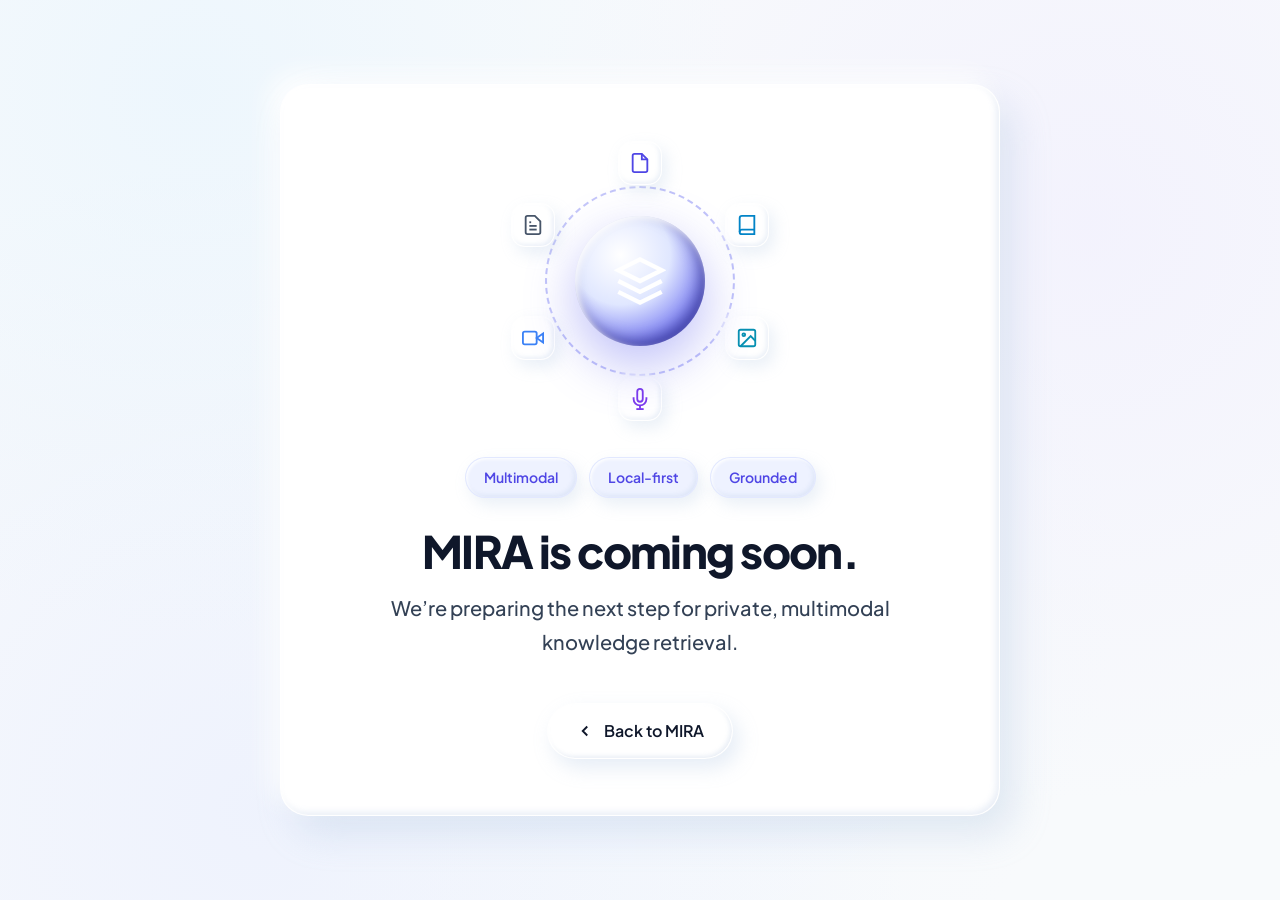
<file: coming-soon.html>
<!DOCTYPE html>
<html lang="en">
<head>
  <meta charset="UTF-8">
  <meta name="viewport" content="width=device-width, initial-scale=1.0">
  <title>Coming Soon — MIRA</title>
  <meta name="description" content="MIRA is coming soon. Preparing the next step for private, multimodal knowledge retrieval.">
  
  <!-- CSS Stylesheets -->
  <link rel="stylesheet" href="css/claymorphism.css">
  <link rel="stylesheet" href="css/style.css">
  <link rel="stylesheet" href="css/snake.css">
  
  <style>
    .coming-soon-wrapper {
      min-height: 100vh;
      display: flex;
      flex-direction: column;
      align-items: center;
      justify-content: center;
      padding: 40px 24px;
      text-align: center;
      position: relative;
      overflow: hidden;
    }

    .cs-card {
      max-width: 720px;
      width: 100%;
      padding: 56px 40px;
      position: relative;
      z-index: 10;
    }

    .cs-visual-stage {
      position: relative;
      width: 280px;
      height: 280px;
      margin: 0 auto 36px auto;
      display: flex;
      align-items: center;
      justify-content: center;
    }

    .cs-core-orb {
      width: 130px;
      height: 130px;
      border-radius: 50%;
      background: radial-gradient(circle at 35% 30%, #FFFFFF 0%, #E0E7FF 40%, #6366F1 80%, #4338CA 100%);
      box-shadow: 
        0 20px 50px rgba(99, 102, 241, 0.4),
        -10px -10px 24px rgba(255, 255, 255, 0.95),
        inset 3px 3px 6px rgba(255, 255, 255, 0.9),
        inset -5px -6px 14px rgba(30, 27, 95, 0.5);
      display: flex;
      align-items: center;
      justify-content: center;
      position: relative;
      z-index: 5;
      animation: pulseGlow 3.5s ease-in-out infinite;
    }

    .cs-satellite {
      position: absolute;
      width: 44px;
      height: 44px;
      border-radius: 14px;
      background: #FFFFFF;
      box-shadow: var(--clay-pill-shadow);
      display: flex;
      align-items: center;
      justify-content: center;
      border: 1px solid rgba(255, 255, 255, 0.9);
    }

    .cs-sat-1 { top: 0; left: 50%; transform: translateX(-50%); animation: floatGentle 5s ease-in-out infinite; }
    .cs-sat-2 { top: 22%; right: 4%; animation: floatGentleRev 6s ease-in-out infinite; }
    .cs-sat-3 { bottom: 22%; right: 4%; animation: floatGentle 5.5s ease-in-out infinite; }
    .cs-sat-4 { bottom: 0; left: 50%; transform: translateX(-50%); animation: floatGentleRev 6.2s ease-in-out infinite; }
    .cs-sat-5 { bottom: 22%; left: 4%; animation: floatGentle 5.8s ease-in-out infinite; }
    .cs-sat-6 { top: 22%; left: 4%; animation: floatGentleRev 5.2s ease-in-out infinite; }

    .cs-badges-row {
      display: flex;
      align-items: center;
      justify-content: center;
      gap: 12px;
      margin-bottom: 28px;
      flex-wrap: wrap;
    }

    .pulse-ring-loader {
      position: absolute;
      width: 190px;
      height: 190px;
      border-radius: 50%;
      border: 2px dashed rgba(99, 102, 241, 0.4);
      animation: rotateRings 14s linear infinite;
    }

    @keyframes rotateRings {
      from { transform: rotate(0deg); }
      to { transform: rotate(360deg); }
    }
  </style>
</head>
<body>
  <div class="coming-soon-wrapper">
    <div class="cs-card clay-card">
      <!-- 3D Centerpiece Stage -->
      <div class="cs-visual-stage">
        <div class="pulse-ring-loader"></div>
        <div class="cs-core-orb" id="cs-core-orb" role="button" tabindex="0">
          <svg width="52" height="52" viewBox="0 0 24 24" fill="none" stroke="white" stroke-width="2">
            <path d="M12 2L2 7l10 5 10-5-10-5zM2 17l10 5 10-5M2 12l10 5 10-5"></path>
          </svg>
        </div>

        <!-- Floating 6 Format Satellites -->
        <div class="cs-satellite cs-sat-1" title="PDF Document">
          <svg width="22" height="22" viewBox="0 0 24 24" fill="none" stroke="#4F46E5" stroke-width="2"><path d="M14 2H6a2 2 0 0 0-2 2v16a2 2 0 0 0 2 2h12a2 2 0 0 0 2-2V8z"></path><polyline points="14 2 14 8 20 8"></polyline></svg>
        </div>
        <div class="cs-satellite cs-sat-2" title="Word DOCX">
          <svg width="22" height="22" viewBox="0 0 24 24" fill="none" stroke="#0284C7" stroke-width="2"><path d="M4 19.5A2.5 2.5 0 0 1 6.5 17H20"></path><path d="M6.5 2H20v20H6.5A2.5 2.5 0 0 1 4 19.5v-15A2.5 2.5 0 0 1 6.5 2z"></path></svg>
        </div>
        <div class="cs-satellite cs-sat-3" title="Visual Image">
          <svg width="22" height="22" viewBox="0 0 24 24" fill="none" stroke="#0891B2" stroke-width="2"><rect x="3" y="3" width="18" height="18" rx="2" ry="2"></rect><circle cx="8.5" cy="8.5" r="1.5"></circle><polyline points="21 15 16 10 5 21"></polyline></svg>
        </div>
        <div class="cs-satellite cs-sat-4" title="Audio Recording">
          <svg width="22" height="22" viewBox="0 0 24 24" fill="none" stroke="#7C3AED" stroke-width="2"><path d="M12 1a3 3 0 0 0-3 3v8a3 3 0 0 0 6 0V4a3 3 0 0 0-3-3z"></path><path d="M19 10v2a7 7 0 0 1-14 0v-2"></path><line x1="12" y1="19" x2="12" y2="23"></line><line x1="8" y1="23" x2="16" y2="23"></line></svg>
        </div>
        <div class="cs-satellite cs-sat-5" title="Video Media">
          <svg width="22" height="22" viewBox="0 0 24 24" fill="none" stroke="#3B82F6" stroke-width="2"><polygon points="23 7 16 12 23 17 23 7"></polygon><rect x="1" y="5" width="15" height="14" rx="2" ry="2"></rect></svg>
        </div>
        <div class="cs-satellite cs-sat-6" title="Text Note">
          <svg width="22" height="22" viewBox="0 0 24 24" fill="none" stroke="#475569" stroke-width="2"><path d="M14 2H6a2 2 0 0 0-2 2v16a2 2 0 0 0 2 2h12a2 2 0 0 0 2-2V8z"></path><line x1="16" y1="13" x2="8" y2="13"></line><line x1="16" y1="17" x2="8" y2="17"></line><line x1="10" y1="9" x2="8" y2="9"></line></svg>
        </div>
      </div>

      <!-- Three Pill Badges -->
      <div class="cs-badges-row">
        <span class="clay-pill clay-pill-primary">Multimodal</span>
        <span class="clay-pill clay-pill-primary">Local-first</span>
        <span class="clay-pill clay-pill-primary">Grounded</span>
      </div>

      <h1 class="hero-title" style="font-size: 2.8rem; margin-bottom: 16px;">
        MIRA is coming soon.
      </h1>
      
      <p class="section-subtitle" style="max-width: 540px; margin-bottom: 32px;">
        We’re preparing the next step for private, multimodal knowledge retrieval.
      </p>

      <!-- Primary Action -->
      <div style="margin-top: 44px;">
        <a href="index.html" class="clay-btn clay-btn-secondary">
          <svg width="18" height="18" viewBox="0 0 24 24" fill="none" stroke="currentColor" stroke-width="2.5"><polyline points="15 18 9 12 15 6"></polyline></svg>
          Back to MIRA
        </a>
      </div>
    </div>
  </div>

  <script src="js/snake.js"></script>
  <script src="js/cursor.js"></script>
</body>
</html>
</file>
<file: css/claymorphism.css>
/* ==========================================================================
   MIRA Design System - Claymorphism Core
   Soft 3D, inflated tactile elements, cool white/ice blue/lavender palette.
   ========================================================================== */

:root {
  /* Color Palette - Cool Futuristic & Pure White Foundation */
  --bg-pure: #FFFFFF;
  --bg-app: #F8FAFC;
  --bg-surface: #F1F5FB;
  --bg-surface-alt: #EBF2FA;
  --bg-ice: #F0F6FF;
  --bg-lavender: #F5F3FF;
  
  /* Primary & Accent Tones (Cool Blue / Violet / Cyan) */
  --primary: #4F46E5;
  --primary-hover: #4338CA;
  --primary-light: #EEF2FF;
  --accent-cyan: #0891B2;
  --accent-cyan-light: #ECFEFF;
  --accent-periwinkle: #6366F1;
  --accent-lavender: #8B5CF6;
  --accent-lavender-light: #F3E8FF;
  --accent-ice-blue: #0284C7;
  
  /* Text Colors - Deep Navy & Slate Hierarchy (No harsh pure black) */
  --text-primary: #0F172A;
  --text-secondary: #334155;
  --text-muted: #64748B;
  --text-light: #94A3B8;
  --text-inverse: #FFFFFF;
  
  /* Claymorphism Shadow Presets */
  /* Standard Elevated Clay Card */
  --clay-card-shadow: 
    14px 18px 36px rgba(160, 185, 220, 0.28),
    -10px -10px 24px rgba(255, 255, 255, 0.95),
    inset 2px 2px 4px rgba(255, 255, 255, 0.9),
    inset -3px -3px 6px rgba(148, 175, 215, 0.2);

  /* Hover Lifted Clay Card */
  --clay-card-hover-shadow:
    18px 24px 44px rgba(150, 175, 215, 0.35),
    -12px -12px 28px rgba(255, 255, 255, 1),
    inset 2px 2px 5px rgba(255, 255, 255, 0.95),
    inset -4px -4px 8px rgba(140, 170, 210, 0.25);

  /* Puffy / Floating Pill Badge */
  --clay-pill-shadow:
    5px 7px 16px rgba(160, 185, 220, 0.22),
    -4px -4px 12px rgba(255, 255, 255, 0.95),
    inset 1.5px 1.5px 3px rgba(255, 255, 255, 0.9),
    inset -2px -2px 4px rgba(148, 175, 215, 0.18);

  /* Inset / Pressed Clay Cavity (for search bars, code, inputs) */
  --clay-inset-shadow:
    inset 3px 4px 9px rgba(150, 175, 210, 0.28),
    inset -3px -3px 7px rgba(255, 255, 255, 0.95),
    0 1px 3px rgba(255, 255, 255, 0.8);

  /* Primary Raised Clay Button */
  --clay-btn-primary-shadow:
    0 10px 22px rgba(79, 70, 229, 0.32),
    0 3px 8px rgba(79, 70, 229, 0.2),
    inset 2px 2px 4px rgba(255, 255, 255, 0.45),
    inset -2px -3px 6px rgba(30, 27, 95, 0.4);

  /* Primary Button Hover */
  --clay-btn-primary-hover-shadow:
    0 14px 28px rgba(79, 70, 229, 0.42),
    0 5px 12px rgba(79, 70, 229, 0.25),
    inset 2px 2px 5px rgba(255, 255, 255, 0.55),
    inset -2px -3px 7px rgba(30, 27, 95, 0.45);

  /* Primary Button Active (Pressed into clay) */
  --clay-btn-primary-pressed-shadow:
    0 3px 6px rgba(79, 70, 229, 0.25),
    inset 2px 3px 6px rgba(15, 12, 60, 0.5),
    inset -1px -1px 2px rgba(255, 255, 255, 0.2);

  /* Secondary Tactile White Button */
  --clay-btn-secondary-shadow:
    6px 9px 20px rgba(160, 185, 220, 0.26),
    -6px -6px 16px rgba(255, 255, 255, 0.95),
    inset 2px 2px 3px rgba(255, 255, 255, 0.85),
    inset -2px -2px 4px rgba(150, 175, 210, 0.2);

  /* High Intensity Floating Object */
  --clay-orb-shadow:
    18px 24px 50px rgba(99, 102, 241, 0.3),
    -12px -12px 30px rgba(255, 255, 255, 0.9),
    inset 4px 4px 10px rgba(255, 255, 255, 0.8),
    inset -6px -8px 16px rgba(67, 56, 202, 0.35);

  /* Transitions & Radii */
  --radius-sm: 12px;
  --radius-md: 20px;
  --radius-lg: 28px;
  --radius-xl: 36px;
  --radius-full: 9999px;
  --ease-clay: cubic-bezier(0.34, 1.45, 0.64, 1);
  --ease-smooth: cubic-bezier(0.16, 1, 0.3, 1);
}

/* Claymorphic Element Classes */

.clay-card {
  background: #FFFFFF;
  border-radius: var(--radius-lg);
  box-shadow: var(--clay-card-shadow);
  border: 1px solid rgba(255, 255, 255, 0.85);
  transition: transform 0.35s var(--ease-clay), box-shadow 0.35s var(--ease-smooth);
  position: relative;
}

.clay-card-hover:hover {
  transform: translateY(-6px) scale(1.015);
  box-shadow: var(--clay-card-hover-shadow);
}

.clay-card-ice {
  background: linear-gradient(145deg, #FFFFFF 0%, #F0F6FF 100%);
  border: 1px solid rgba(224, 242, 254, 0.8);
}

.clay-card-lavender {
  background: linear-gradient(145deg, #FFFFFF 0%, #F5F3FF 100%);
  border: 1px solid rgba(237, 233, 254, 0.8);
}

.clay-pill {
  display: inline-flex;
  align-items: center;
  gap: 8px;
  padding: 8px 18px;
  border-radius: var(--radius-full);
  background: #FFFFFF;
  box-shadow: var(--clay-pill-shadow);
  border: 1px solid rgba(255, 255, 255, 0.9);
  font-size: 0.875rem;
  font-weight: 600;
  color: var(--text-secondary);
  user-select: none;
  transition: transform 0.25s var(--ease-clay), box-shadow 0.25s ease;
}

.clay-pill:hover {
  transform: translateY(-2px);
}

.clay-pill-primary {
  background: var(--primary-light);
  color: var(--primary);
  border-color: rgba(224, 231, 255, 0.8);
}

.clay-inset {
  background: #F1F5F9;
  border-radius: var(--radius-md);
  box-shadow: var(--clay-inset-shadow);
  border: 1px solid rgba(226, 232, 240, 0.7);
}

/* Tactile Buttons */
.clay-btn {
  display: inline-flex;
  align-items: center;
  justify-content: center;
  gap: 10px;
  font-family: inherit;
  font-size: 1rem;
  font-weight: 600;
  border-radius: var(--radius-full);
  padding: 14px 28px;
  text-decoration: none;
  cursor: pointer;
  border: none;
  outline: none;
  user-select: none;
  transition: transform 0.25s var(--ease-clay), box-shadow 0.25s var(--ease-smooth);
}

.clay-btn-primary {
  background: linear-gradient(135deg, var(--primary) 0%, var(--primary-hover) 100%);
  color: var(--text-inverse);
  box-shadow: var(--clay-btn-primary-shadow);
}

.clay-btn-primary:hover {
  transform: translateY(-3px) scale(1.02);
  box-shadow: var(--clay-btn-primary-hover-shadow);
  color: var(--text-inverse);
}

.clay-btn-primary:active {
  transform: translateY(2px) scale(0.98);
  box-shadow: var(--clay-btn-primary-pressed-shadow);
}

.clay-btn-secondary {
  background: #FFFFFF;
  color: var(--text-primary);
  box-shadow: var(--clay-btn-secondary-shadow);
  border: 1px solid rgba(255, 255, 255, 0.95);
}

.clay-btn-secondary:hover {
  transform: translateY(-3px) scale(1.02);
  box-shadow: 8px 12px 24px rgba(150, 175, 215, 0.32), -6px -6px 16px rgba(255, 255, 255, 1);
  color: var(--primary);
}

.clay-btn-secondary:active {
  transform: translateY(2px) scale(0.98);
  box-shadow: inset 2px 2px 4px rgba(160, 185, 220, 0.3), inset -2px -2px 4px rgba(255, 255, 255, 0.9);
}

/* Small Variant */
.clay-btn-sm {
  padding: 9px 18px;
  font-size: 0.875rem;
  border-radius: var(--radius-full);
}

/* Floating Animation Keyframes */
@keyframes floatGentle {
  0%, 100% {
    transform: translateY(0) rotate(0deg);
  }
  50% {
    transform: translateY(-10px) rotate(1deg);
  }
}

@keyframes floatGentleRev {
  0%, 100% {
    transform: translateY(0) rotate(0deg);
  }
  50% {
    transform: translateY(10px) rotate(-1.5deg);
  }
}

@keyframes floatSlight {
  0%, 100% {
    transform: translateY(0);
  }
  50% {
    transform: translateY(-6px);
  }
}

@keyframes pulseGlow {
  0%, 100% {
    box-shadow: 0 0 20px rgba(99, 102, 241, 0.2), inset 2px 2px 4px rgba(255, 255, 255, 0.9);
  }
  50% {
    box-shadow: 0 0 35px rgba(99, 102, 241, 0.4), inset 3px 3px 6px rgba(255, 255, 255, 1);
  }
}

@keyframes pulseWave {
  0% {
    transform: scale(0.95);
    opacity: 0.8;
  }
  50% {
    transform: scale(1.05);
    opacity: 0.4;
  }
  100% {
    transform: scale(0.95);
    opacity: 0.8;
  }
}

.float-slow {
  animation: floatGentle 6s ease-in-out infinite;
}

.float-slow-rev {
  animation: floatGentleRev 7s ease-in-out infinite;
}

.float-slight {
  animation: floatSlight 4s ease-in-out infinite;
}

/* Reduced motion preference */
@media (prefers-reduced-motion: reduce) {
  .float-slow,
  .float-slow-rev,
  .float-slight {
    animation: none !important;
  }
  .clay-card,
  .clay-btn {
    transition: none !important;
  }
}
</file>
<file: css/style.css>
/* ==========================================================================
   MIRA Marketing Website - Main Stylesheet
   Pure Static, Cool White Theme, Modern Typography, Responsive Visual Layouts
   ========================================================================== */

/* Google Fonts Import (Inter & Plus Jakarta Sans) with system fallback */
@import url('https://fonts.googleapis.com/css2?family=Plus+Jakarta+Sans:wght@400;500;600;700;800&family=Inter:wght@400;500;600;700&family=JetBrains+Mono:wght@400;500;600&display=swap');

*, *::before, *::after {
  box-sizing: border-box;
  margin: 0;
  padding: 0;
}

html {
  scroll-behavior: smooth;
  font-size: 16px;
  -webkit-font-smoothing: antialiased;
  -moz-osx-font-smoothing: grayscale;
}

body {
  font-family: 'Plus Jakarta Sans', -apple-system, BlinkMacSystemFont, "Segoe UI", Roboto, sans-serif;
  background-color: #F8FAFC;
  background-image: 
    radial-gradient(circle at 15% 10%, rgba(224, 242, 254, 0.45) 0%, transparent 40%),
    radial-gradient(circle at 85% 25%, rgba(237, 233, 254, 0.45) 0%, transparent 45%),
    radial-gradient(circle at 50% 65%, rgba(240, 246, 255, 0.6) 0%, transparent 55%),
    radial-gradient(circle at 20% 90%, rgba(224, 231, 255, 0.4) 0%, transparent 50%);
  color: var(--text-primary);
  line-height: 1.6;
  overflow-x: hidden;
  position: relative;
}

/* Typography Defaults */
h1, h2, h3, h4, h5, h6 {
  color: var(--text-primary);
  font-weight: 800;
  line-height: 1.2;
  letter-spacing: -0.025em;
}

p {
  color: var(--text-secondary);
  font-size: 1.125rem;
  line-height: 1.7;
}

a {
  color: inherit;
  text-decoration: none;
}

.mono {
  font-family: 'JetBrains Mono', monospace;
}

/* Layout Utilities */
.container {
  width: 100%;
  max-width: 1240px;
  margin: 0 auto;
  padding: 0 24px;
}

.container-narrow {
  max-width: 960px;
}

.section {
  padding: 110px 0;
  position: relative;
}

.section-header {
  text-align: center;
  max-width: 760px;
  margin: 0 auto 56px auto;
}

.section-tag {
  margin-bottom: 16px;
}

.section-title {
  font-size: clamp(2.2rem, 4vw, 3.25rem);
  margin-bottom: 16px;
  color: var(--text-primary);
}

.section-subtitle {
  font-size: clamp(1.05rem, 1.8vw, 1.25rem);
  color: var(--text-secondary);
  font-weight: 500;
  max-width: 620px;
  margin: 0 auto;
}

/* ==========================================================================
   Navigation Bar (Sticky & Minimal)
   ========================================================================== */
.site-header {
  position: sticky;
  top: 16px;
  z-index: 1000;
  padding: 0 24px;
  transition: transform 0.3s ease;
}

.nav-container {
  max-width: 1200px;
  margin: 0 auto;
  background: rgba(255, 255, 255, 0.88);
  backdrop-filter: blur(16px);
  -webkit-backdrop-filter: blur(16px);
  border-radius: var(--radius-full);
  padding: 10px 20px;
  display: flex;
  align-items: center;
  justify-content: space-between;
  box-shadow: 
    0 10px 30px rgba(160, 185, 220, 0.22),
    inset 1px 1px 2px rgba(255, 255, 255, 0.95),
    inset -1px -1px 3px rgba(150, 175, 210, 0.15);
  border: 1px solid rgba(255, 255, 255, 0.85);
}

.brand {
  display: flex;
  align-items: center;
  gap: 12px;
}

.brand-logo {
  width: 38px;
  height: 38px;
  border-radius: 12px;
  background: linear-gradient(135deg, #4F46E5 0%, #38BDF8 100%);
  display: flex;
  align-items: center;
  justify-content: center;
  color: white;
  font-weight: 800;
  font-size: 1.1rem;
  box-shadow: 
    0 4px 12px rgba(79, 70, 229, 0.35),
    inset 1.5px 1.5px 3px rgba(255, 255, 255, 0.6),
    inset -1.5px -1.5px 3px rgba(30, 27, 95, 0.35);
}

.brand-text {
  display: flex;
  flex-direction: column;
}

.brand-name {
  font-size: 1.35rem;
  font-weight: 800;
  letter-spacing: -0.03em;
  background: linear-gradient(135deg, #0F172A 0%, #4F46E5 100%);
  -webkit-background-clip: text;
  -webkit-text-fill-color: transparent;
  line-height: 1.1;
}

.brand-desc {
  font-size: 0.68rem;
  font-weight: 600;
  color: var(--text-muted);
  letter-spacing: -0.01em;
  text-transform: uppercase;
}

.nav-links {
  display: flex;
  align-items: center;
  gap: 32px;
  list-style: none;
}

.nav-link {
  font-size: 0.95rem;
  font-weight: 600;
  color: var(--text-secondary);
  transition: color 0.2s ease, transform 0.2s ease;
  position: relative;
  padding: 6px 4px;
}

.nav-link:hover {
  color: var(--primary);
  transform: translateY(-1px);
}

.nav-link::after {
  content: '';
  position: absolute;
  bottom: 0;
  left: 50%;
  width: 0;
  height: 2px;
  background: var(--primary);
  transition: width 0.2s ease, left 0.2s ease;
  border-radius: 2px;
}

.nav-link:hover::after {
  width: 100%;
  left: 0;
}

.nav-cta {
  display: flex;
  align-items: center;
}

.mobile-menu-toggle {
  display: none;
  background: none;
  border: none;
  cursor: pointer;
  padding: 8px;
  color: var(--text-primary);
}

/* ==========================================================================
   Hero Section
   ========================================================================== */
.hero {
  padding: 80px 0 100px 0;
  text-align: center;
  position: relative;
}

.hero-content {
  max-width: 820px;
  margin: 0 auto;
}

.hero-badge {
  margin-bottom: 24px;
}

.hero-title {
  font-size: clamp(2.8rem, 5.5vw, 4.4rem);
  font-weight: 800;
  letter-spacing: -0.035em;
  line-height: 1.1;
  margin-bottom: 20px;
  color: var(--text-primary);
}

.hero-title .highlight {
  background: linear-gradient(135deg, #4F46E5 0%, #0284C7 100%);
  -webkit-background-clip: text;
  -webkit-text-fill-color: transparent;
}

.hero-subtitle {
  font-size: clamp(1.15rem, 2vw, 1.35rem);
  color: var(--text-secondary);
  font-weight: 500;
  max-width: 660px;
  margin: 0 auto 36px auto;
  line-height: 1.6;
}

.hero-actions {
  display: flex;
  align-items: center;
  justify-content: center;
  gap: 16px;
  margin-bottom: 50px;
}

/* Hero Tactile Visual Stage */
.hero-stage {
  position: relative;
  width: 100%;
  max-width: 960px;
  height: 520px;
  margin: 0 auto;
  perspective: 1200px;
  display: flex;
  align-items: center;
  justify-content: center;
}

/* Central MIRA Knowledge Core Object */
/* Central MIRA Knowledge Core Object */
.hero-core-orb {
  width: 160px;
  height: 160px;
  border-radius: 50%;
  background: radial-gradient(circle at 35% 30%, #FFFFFF 0%, #E0E7FF 45%, #6366F1 80%, #4338CA 100%);
  box-shadow: 
    0 24px 60px rgba(99, 102, 241, 0.4),
    -12px -12px 30px rgba(255, 255, 255, 0.95),
    inset 4px 4px 8px rgba(255, 255, 255, 0.9),
    inset -6px -8px 16px rgba(30, 27, 95, 0.5);
  display: flex;
  align-items: center;
  justify-content: center;
  position: relative;
  z-index: 25;
  cursor: pointer !important;
  user-select: none;
  animation: pulseGlow 4s ease-in-out infinite;
  transition: transform 0.25s var(--ease-clay), box-shadow 0.25s ease;
}

.hero-core-orb * {
  pointer-events: none !important;
}

.hero-core-orb:hover {
  transform: scale(1.08);
  box-shadow: 
    0 28px 70px rgba(99, 102, 241, 0.55),
    -12px -12px 30px rgba(255, 255, 255, 1),
    inset 4px 4px 10px rgba(255, 255, 255, 1),
    inset -6px -8px 16px rgba(30, 27, 95, 0.6);
}

.hero-core-orb:active {
  transform: scale(0.92);
}

.hero-core-pulse {
  position: absolute;
  width: 220px;
  height: 220px;
  border-radius: 50%;
  border: 2px dashed rgba(99, 102, 241, 0.35);
  animation: pulseWave 3s ease-in-out infinite;
  pointer-events: none;
}

.core-brand-icon {
  width: 64px;
  height: 64px;
  color: white;
  filter: drop-shadow(0 2px 6px rgba(0, 0, 0, 0.25));
  pointer-events: none;
}

/* Floating Modality Cards around the Core */
.hero-satellite-card {
  position: absolute;
  padding: 12px 18px;
  display: flex;
  align-items: center;
  gap: 10px;
  border-radius: var(--radius-md);
  background: rgba(255, 255, 255, 0.94);
  backdrop-filter: blur(10px);
  box-shadow: var(--clay-card-shadow);
  border: 1px solid rgba(255, 255, 255, 0.9);
  z-index: 8;
  transition: transform 0.4s var(--ease-clay);
}

.hero-satellite-card:hover {
  transform: scale(1.1) translateY(-4px);
  z-index: 15;
}

.satellite-icon {
  width: 32px;
  height: 32px;
  border-radius: 10px;
  display: flex;
  align-items: center;
  justify-content: center;
}

.satellite-label {
  font-size: 0.875rem;
  font-weight: 700;
  color: var(--text-primary);
}

.satellite-sub {
  font-size: 0.72rem;
  color: var(--text-muted);
}

/* Positions for 6 Satellites */
.sat-pdf { top: 12%; left: 8%; animation: floatGentle 5.5s ease-in-out infinite; }
.sat-docx { top: 14%; right: 9%; animation: floatGentleRev 6.2s ease-in-out infinite; }
.sat-img { top: 48%; left: 2%; animation: floatGentleRev 5.8s ease-in-out infinite; }
.sat-audio { top: 46%; right: 4%; animation: floatGentle 6.5s ease-in-out infinite; }
.sat-video { bottom: 12%; left: 12%; animation: floatGentle 7s ease-in-out infinite; }
.sat-txt { bottom: 10%; right: 14%; animation: floatGentleRev 5.4s ease-in-out infinite; }

/* SVG Connection Lines in Background */
.hero-connections-svg {
  position: absolute;
  inset: 0;
  width: 100%;
  height: 100%;
  pointer-events: none;
  z-index: 4;
}

.conn-path {
  fill: none;
  stroke: rgba(99, 102, 241, 0.25);
  stroke-width: 2;
  stroke-dasharray: 6 6;
  animation: dashMove 20s linear infinite;
}

@keyframes dashMove {
  to {
    stroke-dashoffset: -200;
  }
}

/* Floating Interactive Prompt & Answer Dialogues in Hero */
.hero-query-pill {
  position: absolute;
  top: 15%;
  background: #FFFFFF;
  padding: 12px 24px;
  border-radius: var(--radius-full);
  box-shadow: var(--clay-card-shadow);
  display: flex;
  align-items: center;
  gap: 12px;
  z-index: 12;
  font-size: 0.95rem;
  font-weight: 600;
  color: var(--text-primary);
  border: 1px solid rgba(255, 255, 255, 0.9);
  animation: floatSlight 4.5s ease-in-out infinite;
}

.hero-answer-card {
  position: absolute;
  bottom: 6%;
  background: #FFFFFF;
  padding: 16px 24px;
  border-radius: var(--radius-lg);
  box-shadow: var(--clay-card-hover-shadow);
  max-width: 480px;
  text-align: left;
  z-index: 12;
  border: 1px solid rgba(255, 255, 255, 0.95);
  animation: floatGentle 6.8s ease-in-out infinite;
}

.hero-answer-header {
  display: flex;
  align-items: center;
  justify-content: space-between;
  margin-bottom: 8px;
}

.hero-answer-tag {
  font-size: 0.72rem;
  text-transform: uppercase;
  font-weight: 700;
  color: var(--primary);
  letter-spacing: 0.04em;
}

.hero-answer-text {
  font-size: 0.92rem;
  color: var(--text-primary);
  margin-bottom: 12px;
  line-height: 1.5;
}

.hero-citations {
  display: flex;
  align-items: center;
  gap: 8px;
  flex-wrap: wrap;
}

.citation-chip {
  display: inline-flex;
  align-items: center;
  gap: 6px;
  padding: 4px 10px;
  border-radius: var(--radius-full);
  background: #F1F5F9;
  font-size: 0.75rem;
  font-weight: 600;
  color: var(--text-secondary);
  border: 1px solid rgba(226, 232, 240, 0.8);
  cursor: pointer;
  transition: all 0.2s ease;
}

.citation-chip:hover {
  background: var(--primary-light);
  color: var(--primary);
  transform: translateY(-1px);
}

/* ==========================================================================
   Section 1: The Problem (Scattered Files -> Organized Knowledge)
   ========================================================================== */
.problem-scene-container {
  max-width: 1020px;
  margin: 0 auto;
  position: relative;
}

.problem-toggle-wrapper {
  display: flex;
  justify-content: center;
  margin-bottom: 40px;
}

.problem-toggle {
  display: inline-flex;
  padding: 6px;
  background: #EEF2F6;
  border-radius: var(--radius-full);
  box-shadow: var(--clay-inset-shadow);
}

.toggle-btn {
  padding: 10px 24px;
  border-radius: var(--radius-full);
  font-weight: 700;
  font-size: 0.9rem;
  border: none;
  background: transparent;
  color: var(--text-muted);
  cursor: pointer;
  transition: all 0.25s var(--ease-clay);
}

.toggle-btn.active {
  background: #FFFFFF;
  color: var(--primary);
  box-shadow: var(--clay-pill-shadow);
}

.problem-desk {
  position: relative;
  min-height: 480px;
  border-radius: var(--radius-xl);
  background: linear-gradient(145deg, #FFFFFF 0%, #F1F6FD 100%);
  box-shadow: var(--clay-card-shadow);
  border: 1px solid rgba(255, 255, 255, 0.9);
  padding: 40px;
  overflow: hidden;
}

/* Scattered file cards */
.scatter-card {
  position: absolute;
  padding: 16px 20px;
  background: #FFFFFF;
  border-radius: var(--radius-md);
  box-shadow: var(--clay-card-shadow);
  border: 1px solid rgba(255, 255, 255, 0.9);
  display: flex;
  align-items: center;
  gap: 14px;
  max-width: 290px;
  will-change: transform;
  transition: box-shadow 0.3s ease;
}

.scatter-icon {
  width: 44px;
  height: 44px;
  border-radius: 12px;
  display: flex;
  align-items: center;
  justify-content: center;
  flex-shrink: 0;
}

.scatter-meta h4 {
  font-size: 0.95rem;
  font-weight: 700;
  color: var(--text-primary);
  margin-bottom: 2px;
  white-space: nowrap;
  overflow: hidden;
  text-overflow: ellipsis;
  max-width: 190px;
}

.scatter-meta p {
  font-size: 0.78rem;
  color: var(--text-muted);
  line-height: 1.2;
}

/* Base anchor positions */
.sc-1 { top: 12%; left: 6%; }
.sc-2 { top: 12%; right: 6%; }
.sc-3 { top: 46%; left: 6%; }
.sc-4 { top: 46%; right: 6%; }
.sc-5 { top: 78%; left: 6%; }
.sc-6 { top: 78%; right: 6%; }

.problem-central-hub {
  position: absolute;
  top: 50%;
  left: 50%;
  transform: translate(-50%, -50%) scale(0.6);
  opacity: 0;
  pointer-events: none;
  width: 240px;
  background: #FFFFFF;
  padding: 24px;
  border-radius: var(--radius-lg);
  box-shadow: 
    0 16px 40px rgba(99, 102, 241, 0.35),
    inset 2px 2px 4px rgba(255, 255, 255, 0.9),
    inset -2px -2px 6px rgba(79, 70, 229, 0.15);
  text-align: center;
  border: 1px solid rgba(255, 255, 255, 0.95);
  z-index: 5;
  will-change: transform, opacity;
}

.hub-orb {
  width: 56px;
  height: 56px;
  margin: 0 auto 12px auto;
  border-radius: 50%;
  background: linear-gradient(135deg, #4F46E5 0%, #38BDF8 100%);
  display: flex;
  align-items: center;
  justify-content: center;
  color: white;
  box-shadow: var(--clay-btn-primary-shadow);
}

/* Grounded Answer Verification Badge (Used in Interactive Demo) */
.grounded-badge {
  display: inline-flex;
  align-items: center;
  gap: 6px;
  padding: 4px 12px;
  border-radius: var(--radius-full);
  background: #ECFDF5;
  color: #065F46;
  font-size: 0.78rem;
  font-weight: 700;
  margin-bottom: 12px;
}

/* Modality Card & Interactive Hover Target */
.format-card {
  padding: 32px 28px;
  border-radius: var(--radius-lg);
  display: flex;
  flex-direction: column;
  gap: 18px;
  transition: transform 0.35s var(--ease-clay), box-shadow 0.35s var(--ease-smooth);
  cursor: pointer;
}

.format-card:hover {
  transform: translateY(-8px) scale(1.02);
}

/* Custom SVG Accent Colors (Used across Modalities & File Chips) */
.accent-pdf { background: linear-gradient(135deg, #EEF2FF 0%, #E0E7FF 100%); color: #4F46E5; }
.accent-docx { background: linear-gradient(135deg, #F0F9FF 0%, #E0F2FE 100%); color: #0284C7; }
.accent-img { background: linear-gradient(135deg, #ECFEFF 0%, #CFFAFE 100%); color: #0891B2; }
.accent-audio { background: linear-gradient(135deg, #F5F3FF 0%, #EDE9FE 100%); color: #7C3AED; }
.accent-video { background: linear-gradient(135deg, #EEF2FF 0%, #E0F2FE 100%); color: #3B82F6; }
.accent-txt { background: linear-gradient(135deg, #F8FAFC 0%, #F1F5F9 100%); color: #475569; }

/* ==========================================================================
   Section 2: How It Works (3-Step Visual Story with Dynamic Animations)
   ========================================================================== */
.steps-container {
  display: flex;
  flex-direction: column;
  gap: 40px;
}

.step-card {
  display: grid;
  grid-template-columns: 1fr 1.35fr;
  gap: 40px;
  align-items: center;
  padding: 38px 44px;
  border-radius: var(--radius-xl);
  transition: transform 0.3s ease, box-shadow 0.3s ease;
}

.step-card:hover {
  transform: translateY(-3px);
  box-shadow: var(--clay-card-hover-shadow);
}

.step-card.reverse {
  grid-template-columns: 1.35fr 1fr;
}

.step-card.reverse .step-text {
  order: 2;
}

.step-card.reverse .step-visual {
  order: 1;
}

.step-text {
  display: flex;
  flex-direction: column;
  justify-content: center;
}

.step-number {
  display: inline-flex;
  width: 46px;
  height: 46px;
  border-radius: 14px;
  background: linear-gradient(135deg, var(--primary) 0%, #6366F1 100%);
  color: white;
  font-weight: 800;
  font-size: 1.25rem;
  align-items: center;
  justify-content: center;
  margin-bottom: 20px;
  box-shadow: 0 8px 20px rgba(79, 70, 229, 0.3), inset 2px 2px 4px rgba(255, 255, 255, 0.4);
}

.step-title {
  font-size: clamp(1.85rem, 2.5vw, 2.35rem);
  font-weight: 800;
  color: var(--text-primary);
  line-height: 1.25;
  letter-spacing: -0.025em;
  margin: 0;
}

.step-visual-stage {
  min-height: 290px;
  background: radial-gradient(circle at 50% 50%, #F8FAFC 0%, #EEF2FF 100%);
  border-radius: var(--radius-lg);
  box-shadow: var(--clay-inset-shadow);
  padding: 24px;
  display: flex;
  align-items: center;
  justify-content: center;
  position: relative;
  overflow: hidden;
  border: 1px solid rgba(255, 255, 255, 0.85);
}

/* --------------------------------------------------------------------------
   Step 1: Vault Conduit Glider Stream Animation
   -------------------------------------------------------------------------- */
.vault-stream-stage {
  display: flex;
  align-items: center;
  justify-content: space-between;
  padding: 28px 22px;
  gap: 12px;
}

.vault-source-node,
.vault-dest-node {
  display: flex;
  flex-direction: column;
  align-items: center;
  text-align: center;
  background: #FFFFFF;
  padding: 16px 14px;
  border-radius: var(--radius-lg);
  box-shadow: var(--clay-card-shadow);
  border: 1px solid rgba(255, 255, 255, 0.95);
  min-width: 110px;
  z-index: 5;
  flex-shrink: 0;
}

.vault-node-icon {
  width: 48px;
  height: 48px;
  border-radius: 14px;
  background: #EEF2FF;
  display: flex;
  align-items: center;
  justify-content: center;
  margin-bottom: 8px;
  box-shadow: inset 2px 2px 4px rgba(255, 255, 255, 0.8), 0 4px 10px rgba(79, 70, 229, 0.1);
}

.vault-node-title {
  font-size: 0.9rem;
  font-weight: 700;
  color: var(--text-primary);
  margin-bottom: 3px;
}

.vault-node-sub {
  font-size: 0.72rem;
  color: var(--text-muted);
  font-weight: 500;
}

.vault-core-sphere {
  width: 50px;
  height: 50px;
  border-radius: 50%;
  background: linear-gradient(135deg, #4F46E5 0%, #6366F1 50%, #38BDF8 100%);
  display: flex;
  align-items: center;
  justify-content: center;
  margin-bottom: 8px;
  animation: vaultCoreGlow 3s ease-in-out infinite;
  box-shadow: 0 8px 24px rgba(99, 102, 241, 0.35), inset 2px 2px 5px rgba(255, 255, 255, 0.6);
}

@keyframes vaultCoreGlow {
  0%, 100% {
    transform: scale(1);
    box-shadow: 0 8px 20px rgba(99, 102, 241, 0.3), inset 2px 2px 5px rgba(255, 255, 255, 0.6);
  }
  50% {
    transform: scale(1.06);
    box-shadow: 0 12px 30px rgba(99, 102, 241, 0.55), 0 0 16px rgba(56, 189, 248, 0.45), inset 2px 2px 5px rgba(255, 255, 255, 0.8);
  }
}

.vault-node-badge {
  font-size: 0.68rem;
  font-weight: 700;
  color: #10B981;
  background: #ECFDF5;
  border: 1px solid #A7F3D0;
  padding: 2px 8px;
  border-radius: 10px;
}

.vault-conduit-stream {
  flex: 1;
  position: relative;
  height: 140px;
  display: flex;
  align-items: center;
  justify-content: center;
  overflow: hidden;
}

.stream-line {
  position: absolute;
  left: 0;
  right: 0;
  top: 50%;
  height: 3px;
  transform: translateY(-50%);
  background: linear-gradient(90deg, #CBD5E1 0%, #818CF8 50%, #38BDF8 100%);
  border-radius: 3px;
  opacity: 0.8;
}

.stream-line::after {
  content: '';
  position: absolute;
  inset: 0;
  background: linear-gradient(90deg, transparent, rgba(255, 255, 255, 0.9), transparent);
  animation: streamShimmer 1.8s linear infinite;
}

@keyframes streamShimmer {
  0% { transform: translateX(-100%); }
  100% { transform: translateX(100%); }
}

.gliding-file-chip {
  position: absolute;
  top: calc(50% - 17px);
  display: inline-flex;
  align-items: center;
  gap: 6px;
  background: #FFFFFF;
  border-radius: 20px;
  padding: 5px 12px;
  box-shadow: 0 4px 14px rgba(79, 70, 229, 0.18), inset 1px 1px 2px rgba(255, 255, 255, 0.9);
  border: 1px solid rgba(226, 232, 240, 0.9);
  font-size: 0.76rem;
  font-weight: 600;
  color: #334155;
  white-space: nowrap;
  pointer-events: none;
  animation: fileToVault 4.2s cubic-bezier(0.4, 0, 0.2, 1) infinite;
  opacity: 0;
}

.glide-1 { animation-delay: 0s; }
.glide-2 { animation-delay: 1.4s; }
.glide-3 { animation-delay: 2.8s; }

@keyframes fileToVault {
  0% {
    left: 2%;
    transform: translateX(-50%) scale(0.65);
    opacity: 0;
  }
  12% {
    left: 12%;
    transform: translateX(-50%) scale(1);
    opacity: 1;
  }
  85% {
    left: 88%;
    transform: translateX(-50%) scale(0.95);
    opacity: 1;
  }
  100% {
    left: 98%;
    transform: translateX(-50%) scale(0.35);
    opacity: 0;
  }
}

/* --------------------------------------------------------------------------
   Step 2: Sequential Scroll-Driven Checklist
   -------------------------------------------------------------------------- */
.understand-stage {
  padding: 22px;
  width: 100%;
}

.understand-checklist {
  display: flex;
  flex-direction: column;
  gap: 10px;
  width: 100%;
}

.understand-item {
  display: flex;
  align-items: center;
  justify-content: space-between;
  padding: 10px 16px;
  background: rgba(255, 255, 255, 0.55);
  border-radius: var(--radius-md);
  border: 1px solid rgba(226, 232, 240, 0.7);
  box-shadow: 0 2px 6px rgba(0, 0, 0, 0.02);
  transition: all 0.35s cubic-bezier(0.16, 1, 0.3, 1);
}

.understand-item-left {
  display: flex;
  align-items: center;
  gap: 12px;
}

.understand-icon-badge {
  width: 36px;
  height: 36px;
  border-radius: 10px;
  background: #F1F5F9;
  display: flex;
  align-items: center;
  justify-content: center;
  font-size: 1.1rem;
  transition: transform 0.3s ease, background 0.3s ease;
  flex-shrink: 0;
}

.understand-item-meta {
  display: flex;
  flex-direction: column;
}

.understand-item-title {
  font-size: 0.92rem;
  font-weight: 700;
  color: #64748B;
  transition: color 0.3s ease;
}

.understand-item-desc {
  font-size: 0.76rem;
  color: #94A3B8;
  transition: color 0.3s ease;
}

.understand-check-circle {
  width: 26px;
  height: 26px;
  border-radius: 50%;
  border: 2px solid #CBD5E1;
  display: flex;
  align-items: center;
  justify-content: center;
  background: #FFFFFF;
  color: transparent;
  transition: all 0.3s cubic-bezier(0.34, 1.56, 0.64, 1);
  flex-shrink: 0;
}

.understand-check-circle svg {
  stroke-dasharray: 24;
  stroke-dashoffset: 24;
  transition: stroke-dashoffset 0.3s ease-out;
  stroke: white;
}

/* Ticked active state */
.understand-item.ticked {
  background: #FFFFFF;
  border-color: rgba(99, 102, 241, 0.25);
  box-shadow: 0 8px 20px rgba(99, 102, 241, 0.08), inset 1px 1px 2px rgba(255, 255, 255, 0.9);
  transform: translateY(-2px);
}

.understand-item.ticked .understand-icon-badge {
  background: #EEF2FF;
  transform: scale(1.08);
}

.understand-item.ticked .understand-item-title {
  color: var(--text-primary);
}

.understand-item.ticked .understand-item-desc {
  color: var(--text-secondary);
}

.understand-item.ticked .understand-check-circle {
  background: linear-gradient(135deg, #10B981 0%, #059669 100%);
  border-color: #10B981;
  color: #FFFFFF;
  box-shadow: 0 4px 12px rgba(16, 185, 129, 0.35);
  animation: checkPop 0.4s cubic-bezier(0.34, 1.56, 0.64, 1);
}

.understand-item.ticked .understand-check-circle svg {
  stroke-dashoffset: 0;
}

@keyframes checkPop {
  0% { transform: scale(0.5); }
  60% { transform: scale(1.25); }
  100% { transform: scale(1); }
}

/* --------------------------------------------------------------------------
   Step 3: Tactile QA Answer Dialogue Stage
   -------------------------------------------------------------------------- */
.qa-stage {
  padding: 24px;
  width: 100%;
  display: flex;
  align-items: center;
  justify-content: center;
}

.qa-dialogue-stack {
  width: 100%;
  max-width: 440px;
  display: flex;
  flex-direction: column;
  gap: 8px;
}

.qa-bubble-user {
  align-self: flex-end;
  display: inline-flex;
  align-items: center;
  gap: 10px;
  background: linear-gradient(135deg, #4F46E5 0%, #6366F1 100%);
  color: #FFFFFF;
  padding: 11px 18px;
  border-radius: 18px 18px 4px 18px;
  box-shadow: 0 6px 18px rgba(79, 70, 229, 0.25);
  max-width: 90%;
}

.qa-user-icon {
  display: flex;
  align-items: center;
  justify-content: center;
  opacity: 0.9;
}

.qa-query-text {
  font-size: 0.9rem;
  font-weight: 600;
  line-height: 1.4;
}

.qa-stream-connector {
  display: flex;
  flex-direction: column;
  align-items: center;
  gap: 4px;
  padding: 2px 0;
  margin: 0 auto;
}

.qa-pulse-dot {
  width: 5px;
  height: 5px;
  border-radius: 50%;
  background: #818CF8;
}

.qa-pulse-dot.dot-1 { animation: qaDotPulse 1.4s ease-in-out infinite 0s; }
.qa-pulse-dot.dot-2 { animation: qaDotPulse 1.4s ease-in-out infinite 0.2s; }
.qa-pulse-dot.dot-3 { animation: qaDotPulse 1.4s ease-in-out infinite 0.4s; }

@keyframes qaDotPulse {
  0%, 100% { opacity: 0.25; transform: scale(0.8); }
  50% { opacity: 1; transform: scale(1.35); background: #4F46E5; }
}

.qa-bubble-assistant {
  background: #FFFFFF;
  border-radius: 18px 18px 18px 4px;
  padding: 16px 18px;
  box-shadow: var(--clay-card-shadow);
  border: 1px solid rgba(226, 232, 240, 0.85);
  display: flex;
  flex-direction: column;
  gap: 9px;
}

.qa-assistant-header {
  display: flex;
  align-items: center;
  justify-content: space-between;
  border-bottom: 1px solid #F1F5F9;
  padding-bottom: 7px;
}

.qa-assistant-badge {
  display: flex;
  align-items: center;
  gap: 7px;
  font-size: 0.8rem;
  font-weight: 700;
  color: #334155;
}

.qa-orb-mini {
  width: 10px;
  height: 10px;
  border-radius: 50%;
  background: linear-gradient(135deg, #4F46E5, #38BDF8);
  box-shadow: 0 0 8px rgba(79, 70, 229, 0.5);
}

.qa-time-badge {
  font-size: 0.7rem;
  font-weight: 700;
  color: #10B981;
  background: #ECFDF5;
  padding: 2px 8px;
  border-radius: 10px;
}

.qa-response-text {
  font-size: 0.86rem;
  color: #334155;
  line-height: 1.5;
}

.qa-response-text strong {
  color: #0F172A;
  font-weight: 700;
}

.qa-citations-row {
  display: flex;
  flex-wrap: wrap;
  gap: 8px;
  margin-top: 2px;
}

.qa-bubble-assistant .citation-chip {
  display: inline-flex;
  align-items: center;
  gap: 6px;
  background: #F8FAFC;
  border: 1px solid #E2E8F0;
  border-radius: 8px;
  padding: 4px 9px;
  font-size: 0.74rem;
  font-weight: 600;
  color: #475569;
  transition: all 0.2s ease;
  cursor: pointer;
}

.qa-bubble-assistant .citation-chip:hover {
  background: #EEF2FF;
  border-color: #818CF8;
  color: #4F46E5;
  transform: translateY(-1px);
  box-shadow: 0 3px 8px rgba(99, 102, 241, 0.15);
}

.cite-page {
  color: #94A3B8;
  font-size: 0.7rem;
}

/* ==========================================================================
   Section 4: Cross-Modal Understanding (Radial Pop Animation)
   ========================================================================== */
.radial-scene {
  position: relative;
  width: 100%;
  max-width: 920px;
  height: 500px;
  margin: 0 auto;
  display: flex;
  align-items: center;
  justify-content: center;
}

.radial-lines-svg {
  position: absolute;
  inset: 0;
  width: 100%;
  height: 100%;
  pointer-events: none;
  z-index: 2;
}

.radial-line {
  stroke: rgba(99, 102, 241, 0.18);
  stroke-width: 2;
  stroke-dasharray: 6 6;
  transition: stroke 0.5s ease, stroke-width 0.5s ease, opacity 0.5s ease;
}

.radial-line.active {
  stroke: #6366F1;
  stroke-width: 2.5;
  opacity: 0.85;
  animation: radialLineDash 1.2s linear infinite;
}

@keyframes radialLineDash {
  to { stroke-dashoffset: -24; }
}

.radial-center {
  position: relative;
  z-index: 10;
  background: #FFFFFF;
  padding: 26px 36px;
  border-radius: var(--radius-xl);
  box-shadow: var(--clay-card-hover-shadow);
  text-align: center;
  max-width: 420px;
  border: 1.5px solid rgba(255, 255, 255, 0.95);
  transition: transform 0.4s ease, box-shadow 0.4s ease, border-color 0.4s ease;
}

.radial-center.all-connected {
  box-shadow: 0 16px 44px rgba(99, 102, 241, 0.22), 0 0 28px rgba(56, 189, 248, 0.25);
  border-color: rgba(99, 102, 241, 0.35);
  transform: scale(1.02);
}

.radial-node {
  position: absolute;
  padding: 14px 20px;
  border-radius: var(--radius-lg);
  background: #FFFFFF;
  box-shadow: var(--clay-card-shadow);
  display: flex;
  align-items: center;
  gap: 12px;
  z-index: 8;
  border: 1.5px solid rgba(255, 255, 255, 0.95);
  opacity: 0;
  transform: scale(0.55) translateY(28px);
  transition: opacity 0.5s cubic-bezier(0.34, 1.56, 0.64, 1),
              transform 0.55s cubic-bezier(0.34, 1.56, 0.64, 1),
              box-shadow 0.3s ease;
  cursor: default;
}

.radial-node:hover {
  transform: scale(1.06) translateY(-4px) !important;
  box-shadow: var(--clay-card-hover-shadow);
  z-index: 15;
}

/* Coordinates for 4 radial nodes */
.rn-1 { top: 6%; left: 4%; }
.rn-2 { top: 6%; right: 4%; }
.rn-3 { bottom: 6%; left: 6%; }
.rn-4 { bottom: 6%; right: 6%; }

.radial-node.node-popped {
  opacity: 1;
  transform: scale(1) translateY(0);
  animation: radialPopSpring 0.55s cubic-bezier(0.34, 1.56, 0.64, 1) forwards;
}

@keyframes radialPopSpring {
  0% { opacity: 0; transform: scale(0.5) translateY(32px); }
  70% { transform: scale(1.08) translateY(-4px); }
  100% { opacity: 1; transform: scale(1) translateY(0); }
}

.radial-node-title {
  font-size: 0.88rem;
  font-weight: 700;
  color: var(--text-primary);
}

/* ==========================================================================
   Section 5: Privacy (Local-First Architecture & Flexible External Models)
   ========================================================================== */
.privacy-diagram-canvas {
  max-width: 1040px;
  margin: 0 auto;
  padding: 36px 32px;
  border-radius: var(--radius-2xl);
  background: radial-gradient(circle at 50% 30%, #FFFFFF 0%, #F8FAFC 100%);
  border: 1.5px solid rgba(255, 255, 255, 0.95);
  box-shadow: var(--clay-card-shadow);
  display: flex;
  flex-direction: column;
  gap: 28px;
}

.diagram-grid {
  display: grid;
  grid-template-columns: 1fr 60px 280px;
  gap: 20px;
  align-items: center;
}

/* Zone 1: Protected Local Hardware */
.diagram-zone.zone-local {
  background: #EFF6FF;
  border: 2px solid #BFDBFE;
  border-radius: var(--radius-xl);
  padding: 24px 20px;
  display: flex;
  flex-direction: column;
  align-items: center;
  gap: 20px;
  position: relative;
  box-shadow: 0 8px 24px rgba(37, 99, 235, 0.08), inset 0 2px 4px rgba(255, 255, 255, 0.9);
  transition: border-color 0.3s ease, box-shadow 0.3s ease;
}

.zone-badge {
  display: inline-flex;
  align-items: center;
  gap: 8px;
  font-size: 0.72rem;
  font-weight: 800;
  letter-spacing: 0.06em;
  padding: 5px 14px;
  border-radius: 20px;
}

.badge-local {
  background: #DBEAFE;
  color: #1D4ED8;
  border: 1px solid #93C5FD;
}

.status-live-dot {
  width: 7px;
  height: 7px;
  border-radius: 50%;
  background: #2563EB;
  box-shadow: 0 0 8px #3B82F6;
}

.local-pipeline-flow {
  display: flex;
  align-items: center;
  justify-content: space-between;
  width: 100%;
  gap: 8px;
}

.pipeline-block {
  display: flex;
  flex-direction: column;
  align-items: center;
  text-align: center;
  background: #FFFFFF;
  padding: 16px 14px;
  border-radius: var(--radius-lg);
  box-shadow: 0 4px 12px rgba(0, 0, 0, 0.05), inset 1px 1px 2px rgba(255, 255, 255, 0.9);
  border: 1px solid rgba(226, 232, 240, 0.8);
  min-width: 105px;
  flex: 1;
}

.pipeline-block.block-engine {
  background: linear-gradient(135deg, #FFFFFF 0%, #EEF2FF 100%);
  border-color: #C7D2FE;
  box-shadow: 0 8px 20px rgba(99, 102, 241, 0.12), inset 1px 1px 2px white;
}

.pipeline-icon-box {
  width: 44px;
  height: 44px;
  border-radius: 12px;
  background: #F1F5F9;
  display: flex;
  align-items: center;
  justify-content: center;
  font-size: 1.25rem;
  margin-bottom: 8px;
  box-shadow: inset 1px 1px 2px rgba(255, 255, 255, 0.8);
}

.engine-box {
  background: linear-gradient(135deg, #4F46E5 0%, #6366F1 100%);
  color: white;
  box-shadow: 0 6px 16px rgba(79, 70, 229, 0.3);
}

.pipeline-label {
  font-size: 0.84rem;
  font-weight: 700;
  color: var(--text-primary);
  margin-bottom: 2px;
}

.pipeline-sub {
  font-size: 0.7rem;
  color: var(--text-muted);
}

.pipeline-arrow {
  display: flex;
  flex-direction: column;
  align-items: center;
  gap: 2px;
  position: relative;
}

.arrow-track {
  width: 24px;
  height: 3px;
  background: #BFDBFE;
  border-radius: 2px;
  position: relative;
  overflow: hidden;
}

.arrow-flow-dot {
  position: absolute;
  width: 6px;
  height: 3px;
  background: #2563EB;
  border-radius: 2px;
  animation: arrowGlide 1.4s infinite linear;
}

.dot-a1, .dot-b1 { animation-delay: 0s; }
.dot-a2, .dot-b2 { animation-delay: 0.7s; }

@keyframes arrowGlide {
  0% { left: -6px; }
  100% { left: 26px; }
}

.arrow-caption {
  font-size: 0.65rem;
  font-weight: 700;
  color: #2563EB;
  white-space: nowrap;
}

.local-enclave-pill {
  display: inline-flex;
  align-items: center;
  gap: 6px;
  background: #FFFFFF;
  padding: 6px 16px;
  border-radius: 20px;
  font-size: 0.76rem;
  font-weight: 700;
  color: #1D4ED8;
  border: 1px solid #BFDBFE;
  box-shadow: 0 2px 6px rgba(37, 99, 235, 0.06);
}

/* Zone Divider: Privacy Gate / User-Controlled Bridge */
.diagram-firewall-divider {
  display: flex;
  flex-direction: column;
  align-items: center;
  justify-content: center;
  height: 100%;
  gap: 8px;
}

.firewall-beam-line {
  width: 2px;
  height: 60px;
  background: repeating-linear-gradient(to bottom, #C7D2FE, #C7D2FE 4px, transparent 4px, transparent 8px);
}

.firewall-shield-badge {
  display: flex;
  flex-direction: column;
  align-items: center;
  gap: 4px;
  background: #EEF2FF;
  border: 1.5px solid #C7D2FE;
  padding: 8px 6px;
  border-radius: 12px;
  font-size: 0.62rem;
  font-weight: 800;
  color: #4F46E5;
  text-align: center;
  box-shadow: 0 4px 12px rgba(99, 102, 241, 0.12);
  white-space: nowrap;
}

/* Zone 2: External Models (Optional & Flexible) */
.diagram-zone.zone-cloud {
  background: linear-gradient(145deg, #FAF5FF 0%, #F5F3FF 100%);
  border: 2px dashed #DDD6FE;
  border-radius: var(--radius-xl);
  padding: 24px 18px;
  display: flex;
  flex-direction: column;
  align-items: center;
  gap: 14px;
  text-align: center;
  box-shadow: 0 4px 16px rgba(124, 58, 237, 0.04);
}

.badge-cloud {
  background: #EDE9FE;
  color: #6D28D9;
  border: 1px solid #DDD6FE;
}

.cloud-model-dot {
  width: 7px;
  height: 7px;
  border-radius: 50%;
  background: #8B5CF6;
  box-shadow: 0 0 6px rgba(139, 92, 246, 0.5);
}

.cloud-barrier-card {
  display: flex;
  flex-direction: column;
  align-items: center;
  gap: 8px;
  width: 100%;
}

.cloud-visual-cut {
  position: relative;
  display: flex;
  align-items: center;
  justify-content: center;
  width: 56px;
  height: 56px;
  background: #FFFFFF;
  border-radius: 50%;
  box-shadow: 0 4px 12px rgba(124, 58, 237, 0.08);
  border: 1.5px solid #DDD6FE;
}

.cloud-block-metric {
  font-size: 1.15rem;
  font-weight: 800;
  color: #6D28D9;
  letter-spacing: -0.01em;
}

.cloud-block-tag {
  font-size: 0.74rem;
  font-weight: 700;
  color: #5B21B6;
  background: #EDE9FE;
  padding: 4px 12px;
  border-radius: 12px;
  border: 1px solid #DDD6FE;
}

.cloud-block-note {
  font-size: 0.72rem;
  color: #64748B;
  line-height: 1.45;
  margin: 2px 0 0 0;
  max-width: 220px;
}

/* Quick highlights at bottom */
.diagram-footer-pills {
  display: flex;
  flex-wrap: wrap;
  justify-content: center;
  gap: 10px;
  padding-top: 14px;
  border-top: 1px solid #F1F5F9;
}

.arch-pill {
  font-size: 0.76rem;
  font-weight: 700;
  color: #334155;
  background: #FFFFFF;
  border: 1px solid #E2E8F0;
  padding: 6px 14px;
  border-radius: 20px;
  box-shadow: 0 2px 6px rgba(0, 0, 0, 0.03);
}

/* ==========================================================================
   Section 6: For Who (Pop-up Entrance Animation & Refined Typography)
   ========================================================================== */
.audience-grid {
  display: grid;
  grid-template-columns: repeat(3, 1fr);
  gap: 32px;
}

.audience-card {
  padding: 34px 28px;
  border-radius: var(--radius-xl);
  display: flex;
  flex-direction: column;
  gap: 14px;
  background: #FFFFFF;
  box-shadow: var(--clay-card-shadow);
  border: 1px solid rgba(255, 255, 255, 0.95);
  opacity: 0;
  transform: translateY(48px) scale(0.9);
  transition: box-shadow 0.3s ease;
}

.audience-card.card-revealed {
  animation: audienceCardPopUp 0.65s cubic-bezier(0.34, 1.56, 0.64, 1) forwards;
}

@keyframes audienceCardPopUp {
  0% {
    opacity: 0;
    transform: translateY(50px) scale(0.88);
  }
  60% {
    opacity: 1;
    transform: translateY(-10px) scale(1.04);
  }
  80% {
    transform: translateY(4px) scale(0.99);
  }
  100% {
    opacity: 1;
    transform: translateY(0) scale(1);
  }
}

.audience-card:hover {
  transform: translateY(-4px) scale(1.01) !important;
  box-shadow: var(--clay-card-hover-shadow);
}

.audience-illustration {
  height: 150px;
  border-radius: var(--radius-lg);
  box-shadow: var(--clay-inset-shadow);
  display: flex;
  flex-direction: column;
  align-items: center;
  justify-content: center;
  gap: 10px;
  margin-bottom: 6px;
  position: relative;
  overflow: hidden;
  border: 1px solid rgba(255, 255, 255, 0.8);
}

.illu-enterprises { background: radial-gradient(circle at 50% 40%, #EEF2FF 0%, #E0E7FF 100%); }
.illu-researchers { background: radial-gradient(circle at 50% 40%, #F0F9FF 0%, #E0F2FE 100%); }
.illu-individuals { background: radial-gradient(circle at 50% 40%, #FAF5FF 0%, #F3E8FF 100%); }

.audience-icon-sphere {
  width: 58px;
  height: 58px;
  border-radius: 18px;
  display: flex;
  align-items: center;
  justify-content: center;
  box-shadow: 0 8px 20px rgba(0, 0, 0, 0.08), inset 2px 2px 4px rgba(255, 255, 255, 0.9);
  border: 1px solid rgba(255, 255, 255, 0.9);
}

.sphere-enterprises { background: #FFFFFF; color: #4F46E5; }
.sphere-researchers { background: #FFFFFF; color: #0284C7; }
.sphere-individuals { background: #FFFFFF; color: #7C3AED; }

.pill-audience {
  font-size: 0.72rem;
  font-weight: 700;
  padding: 3px 10px;
}

.audience-title {
  font-size: 1.35rem;
  font-weight: 800;
  color: var(--text-primary);
  margin: 0;
}

.audience-copy {
  font-size: 0.92rem;
  color: var(--text-secondary);
  line-height: 1.55;
  margin: 0;
}

/* ==========================================================================
   Final CTA Section
   ========================================================================== */
.final-cta {
  padding: 100px 0 120px 0;
}

.cta-box {
  background: linear-gradient(145deg, #FFFFFF 0%, #F0F6FF 60%, #E8F0FE 100%);
  border-radius: 40px;
  padding: 64px 36px;
  text-align: center;
  box-shadow: var(--clay-card-hover-shadow);
  border: 1px solid rgba(255, 255, 255, 0.95);
  position: relative;
  overflow: hidden;
}

.cta-title {
  font-size: clamp(2.4rem, 4.5vw, 3.6rem);
  font-weight: 800;
  margin-bottom: 16px;
}

.cta-subtitle {
  font-size: 1.3rem;
  color: var(--text-secondary);
  margin-bottom: 36px;
}

/* ==========================================================================
   Footer
   ========================================================================== */
.site-footer {
  padding: 48px 0 32px 0;
  border-top: 1px solid rgba(226, 232, 240, 0.6);
  font-size: 0.9rem;
  color: var(--text-muted);
}

.footer-content {
  display: flex;
  align-items: center;
  justify-content: space-between;
  flex-wrap: wrap;
  gap: 20px;
}

.footer-note {
  font-size: 0.8rem;
  color: var(--text-light);
}

/* ==========================================================================
   Custom Tactile Clay Cursor & Easter Egg Variations (12 Skins)
   ========================================================================== */
html.mira-custom-cursor,
html.mira-custom-cursor *,
html.mira-custom-cursor a,
html.mira-custom-cursor button,
html.mira-custom-cursor input,
html.mira-custom-cursor select,
html.mira-custom-cursor textarea,
html.mira-custom-cursor [role="button"] {
  cursor: none !important;
}

.clay-cursor-dot {
  position: fixed;
  top: 0;
  left: 0;
  pointer-events: none;
  z-index: 999999;
  user-select: none;
  display: flex;
  align-items: center;
  justify-content: center;
  will-change: transform;
  transition: opacity 0.2s ease, width 0.22s var(--ease-clay), height 0.22s var(--ease-clay);
}

.clay-cursor-ring {
  position: fixed;
  top: 0;
  left: 0;
  pointer-events: none;
  z-index: 999998;
  border-radius: 50%;
  will-change: transform;
  transition: width 0.25s var(--ease-clay), height 0.25s var(--ease-clay), background 0.2s ease, border-color 0.2s ease;
}

/* Tactile Click & Hover Reactions */
.clay-cursor-dot.cursor-pressed {
  filter: brightness(0.85);
}
.clay-cursor-ring.cursor-pressed {
  transform: scale(0.85);
}

/* --- MODE 0: Pearl Clay Pulse (Default) --- */
.clay-cursor-dot.mode-pearl {
  width: 14px;
  height: 14px;
  border-radius: 50%;
  background: radial-gradient(circle at 35% 30%, #FFFFFF 0%, #C7D2FE 45%, #6366F1 85%, #4338CA 100%);
  box-shadow: 
    0 4px 10px rgba(99, 102, 241, 0.5),
    inset 1px 1px 2px rgba(255, 255, 255, 0.9),
    inset -1px -1px 3px rgba(30, 27, 95, 0.5);
}
.clay-cursor-ring.mode-pearl {
  width: 38px;
  height: 38px;
  background: rgba(99, 102, 241, 0.12);
  border: 1.5px solid rgba(99, 102, 241, 0.35);
  box-shadow: 
    inset 1px 1px 3px rgba(255, 255, 255, 0.8),
    0 4px 12px rgba(99, 102, 241, 0.12);
}
.clay-cursor-ring.mode-pearl.cursor-hover {
  width: 58px;
  height: 58px;
  background: rgba(99, 102, 241, 0.22);
  border-color: rgba(99, 102, 241, 0.6);
}

/* --- MODE 1: Cyber HUD Reticle --- */
.clay-cursor-dot.mode-cyber {
  width: 6px;
  height: 6px;
  border-radius: 50%;
  background: #06B6D4;
  box-shadow: 0 0 12px #06B6D4, 0 0 24px #0891B2;
}
.clay-cursor-ring.mode-cyber {
  width: 48px;
  height: 48px;
  border: 2px dashed #06B6D4;
  background: rgba(6, 182, 212, 0.08);
  box-shadow: 0 0 20px rgba(6, 182, 212, 0.35);
  animation: rotateCyber 8s linear infinite;
}
.clay-cursor-ring.mode-cyber.cursor-hover {
  width: 66px;
  height: 66px;
  border-style: solid;
  background: rgba(6, 182, 212, 0.2);
  box-shadow: 0 0 30px rgba(6, 182, 212, 0.55);
}
@keyframes rotateCyber {
  from { transform: translate(-50%, -50%) rotate(0deg); }
  to { transform: translate(-50%, -50%) rotate(360deg); }
}

/* --- MODE 2: Cosmic Magic Wand --- */
.clay-cursor-dot.mode-magic {
  font-size: 28px;
  line-height: 1;
  filter: drop-shadow(0 4px 12px rgba(245, 158, 11, 0.55));
}
.clay-cursor-ring.mode-magic {
  width: 42px;
  height: 42px;
  border: 2px solid rgba(245, 158, 11, 0.6);
  background: radial-gradient(circle, rgba(251, 191, 36, 0.25) 0%, transparent 70%);
  box-shadow: 0 0 24px rgba(245, 158, 11, 0.45);
}
.clay-cursor-ring.mode-magic.cursor-hover {
  width: 58px;
  height: 58px;
  border-color: #F59E0B;
}

/* --- MODE 3: Puffy Cat Paw --- */
.clay-cursor-dot.mode-cat {
  font-size: 28px;
  line-height: 1;
  filter: drop-shadow(0 4px 10px rgba(244, 114, 182, 0.5));
}
.clay-cursor-ring.mode-cat {
  width: 46px;
  height: 46px;
  border: 2px solid rgba(244, 114, 182, 0.6);
  background: rgba(244, 114, 182, 0.15);
  box-shadow: 0 0 16px rgba(244, 114, 182, 0.3);
}
.clay-cursor-ring.mode-cat.cursor-hover {
  width: 60px;
  height: 60px;
  background: rgba(244, 114, 182, 0.28);
}

/* --- MODE 4: Cheesy Pizza Slice --- */
.clay-cursor-dot.mode-pizza {
  font-size: 28px;
  line-height: 1;
  filter: drop-shadow(0 4px 10px rgba(245, 158, 11, 0.5));
}
.clay-cursor-ring.mode-pizza {
  width: 46px;
  height: 46px;
  border: 2px dashed rgba(245, 158, 11, 0.7);
  background: rgba(251, 191, 36, 0.15);
}
.clay-cursor-ring.mode-pizza.cursor-hover {
  width: 60px;
  height: 60px;
  border-style: solid;
}

/* --- MODE 5: 8-Bit Arcade Gauntlet --- */
.clay-cursor-dot.mode-retro {
  font-size: 28px;
  line-height: 1;
  filter: drop-shadow(0 0 8px #10B981);
}
.clay-cursor-ring.mode-retro {
  width: 44px;
  height: 44px;
  border-radius: 6px;
  border: 2px solid #10B981;
  background: rgba(16, 185, 129, 0.12);
  box-shadow: 0 0 16px rgba(16, 185, 129, 0.4);
}
.clay-cursor-ring.mode-retro.cursor-hover {
  width: 58px;
  height: 58px;
  box-shadow: 0 0 24px #10B981;
}

/* --- MODE 6: Squishy Jelly Slime --- */
.clay-cursor-dot.mode-blob {
  width: 22px;
  height: 22px;
  background: linear-gradient(135deg, #8B5CF6 0%, #38BDF8 100%);
  box-shadow: 0 6px 16px rgba(139, 92, 246, 0.45);
  border-radius: 60% 40% 30% 70% / 60% 30% 70% 40%;
  animation: morphBlob 3.5s ease-in-out infinite;
}
.clay-cursor-ring.mode-blob {
  width: 48px;
  height: 48px;
  border: 2px dashed #8B5CF6;
  background: rgba(139, 92, 246, 0.14);
  border-radius: 50% 60% 40% 70% / 40% 50% 60% 50%;
  animation: morphBlob 5s ease-in-out infinite reverse;
}
@keyframes morphBlob {
  0%, 100% { border-radius: 60% 40% 30% 70% / 60% 30% 70% 40%; }
  50% { border-radius: 30% 60% 70% 40% / 50% 60% 30% 60%; }
}

/* --- MODE 7: Cosmic Singularity / Black Hole --- */
.clay-cursor-dot.mode-blackhole {
  width: 16px;
  height: 16px;
  background: #020208;
  border-radius: 50%;
  box-shadow: 
    0 0 16px #A855F7, 
    0 0 32px #6366F1, 
    inset 0 0 4px #FFFFFF;
}
.clay-cursor-ring.mode-blackhole {
  width: 54px;
  height: 54px;
  border: 2px solid #C084FC;
  background: radial-gradient(circle, rgba(168, 85, 247, 0.25) 0%, transparent 80%);
  box-shadow: 0 0 30px rgba(168, 85, 247, 0.45);
  animation: rotateCyber 4s linear infinite;
}
.clay-cursor-ring.mode-blackhole.cursor-hover {
  width: 70px;
  height: 70px;
  border-width: 3px;
}

/* --- MODE 8: Confetti Party Popper --- */
.clay-cursor-dot.mode-party {
  font-size: 28px;
  line-height: 1;
  filter: drop-shadow(0 4px 10px rgba(236, 72, 153, 0.5));
}
.clay-cursor-ring.mode-party {
  width: 46px;
  height: 46px;
  border: 2px dashed #EC4899;
  background: rgba(236, 72, 153, 0.15);
}
.clay-cursor-ring.mode-party.cursor-hover {
  width: 62px;
  height: 62px;
  background: rgba(236, 72, 153, 0.28);
}

/* --- MODE 9: Studio Precision Laser --- */
.clay-cursor-dot.mode-laser {
  width: 5px;
  height: 5px;
  border-radius: 50%;
  background: #EF4444;
  box-shadow: 0 0 10px #EF4444, 0 0 20px #DC2626;
}
.clay-cursor-ring.mode-laser {
  width: 34px;
  height: 34px;
  border-radius: 50%;
  border: 1px solid rgba(239, 68, 68, 0.85);
  background: rgba(239, 68, 68, 0.05);
  box-shadow: 0 0 10px rgba(239, 68, 68, 0.2);
}
.clay-cursor-ring.mode-laser.cursor-hover {
  width: 48px;
  height: 48px;
  border-color: #DC2626;
  background: rgba(239, 68, 68, 0.15);
}

/* --- MODE 10: Royal Golden Crown --- */
.clay-cursor-dot.mode-crown {
  font-size: 28px;
  line-height: 1;
  filter: drop-shadow(0 4px 10px rgba(234, 179, 8, 0.6));
}
.clay-cursor-ring.mode-crown {
  width: 46px;
  height: 46px;
  border: 2px solid #EAB308;
  background: radial-gradient(circle, rgba(250, 204, 21, 0.25) 0%, transparent 75%);
  box-shadow: 0 0 20px rgba(234, 179, 8, 0.4);
}
.clay-cursor-ring.mode-crown.cursor-hover {
  width: 60px;
  height: 60px;
}

/* --- MODE 11: Classic System Pointer --- */
.clay-cursor-dot.mode-system {
  display: none !important;
}
.clay-cursor-ring.mode-system {
  width: 36px;
  height: 36px;
  border: 1.5px solid rgba(99, 102, 241, 0.35);
  background: rgba(99, 102, 241, 0.08);
}

/* Dynamic Particle Trailing Sparks */
.cursor-particle {
  position: fixed;
  pointer-events: none;
  z-index: 999997;
  user-select: none;
  animation: particleFade 0.65s forwards ease-out;
}
@keyframes particleFade {
  0% { opacity: 1; transform: scale(1); }
  100% { opacity: 0; transform: translateY(18px) scale(0.3); }
}

/* Easter Egg Toast Notification */
.easter-egg-toast {
  position: fixed;
  top: 86px;
  left: 50%;
  transform: translateX(-50%) translateY(-24px);
  z-index: 100000;
  padding: 12px 22px;
  border-radius: var(--radius-full);
  background: rgba(255, 255, 255, 0.96);
  backdrop-filter: blur(12px);
  box-shadow: 
    0 16px 36px rgba(99, 102, 241, 0.22),
    0 4px 12px rgba(0, 0, 0, 0.06);
  border: 1.5px solid rgba(99, 102, 241, 0.4);
  display: flex;
  align-items: center;
  gap: 16px;
  font-size: 0.92rem;
  font-weight: 700;
  color: var(--text-primary);
  opacity: 0;
  pointer-events: none;
  transition: transform 0.35s var(--ease-clay), opacity 0.3s ease;
}
.easter-egg-toast.toast-active {
  opacity: 1;
  pointer-events: auto;
  transform: translateX(-50%) translateY(0);
}

/* Hero Core Orb Easter Egg Click Effect */
.hero-core-orb {
  cursor: pointer !important;
  transition: transform 0.25s var(--ease-clay), box-shadow 0.25s ease;
}
.hero-core-orb:hover {
  transform: scale(1.08);
}
.hero-core-orb:active {
  transform: scale(0.92);
}
@keyframes orbEasterSquish {
  0% { transform: scale(1); }
  25% { transform: scale(0.82, 1.22); }
  50% { transform: scale(1.22, 0.84); }
  75% { transform: scale(0.95, 1.05); }
  100% { transform: scale(1); }
}
.orb-easter-egg-pop {
  animation: orbEasterSquish 0.55s var(--ease-clay);
}

/* ==========================================================================
   Responsive Breakpoints
   ========================================================================== */
@media (max-width: 1024px) {
  .formats-grid {
    grid-template-columns: repeat(2, 1fr);
  }
  .audience-grid {
    grid-template-columns: 1fr;
    gap: 24px;
    max-width: 580px;
    margin: 0 auto;
  }
  .diagram-grid {
    grid-template-columns: 1fr;
    gap: 20px;
  }
  .diagram-firewall-divider {
    flex-direction: row;
    height: auto;
    width: 100%;
    margin: 8px 0;
  }
  .firewall-beam-line {
    width: 60px;
    height: 2px;
    background: repeating-linear-gradient(to right, #C7D2FE, #C7D2FE 4px, transparent 4px, transparent 8px);
  }
  .step-card, .step-card.reverse {
    grid-template-columns: 1fr;
    gap: 28px;
  }
  .step-card.reverse .step-text { order: 1; }
  .step-card.reverse .step-visual { order: 2; }
  .privacy-wrapper {
    grid-template-columns: 1fr;
  }
}

@media (max-width: 768px) {
  .nav-links {
    display: none;
  }
  .mobile-menu-toggle {
    display: block;
  }
  .comparison-grid {
    grid-template-columns: 1fr;
  }
  .formats-grid {
    grid-template-columns: 1fr;
  }
  .hero-stage {
    height: 420px;
  }
  .sat-pdf { top: 5%; left: 2%; }
  .sat-docx { top: 5%; right: 2%; }
  .sat-img { display: none; }
  .sat-audio { display: none; }
  .sat-video { bottom: 5%; left: 2%; }
  .sat-txt { bottom: 5%; right: 2%; }
  .hero-answer-card {
    max-width: 90%;
    bottom: 2%;
  }
  .about-card {
    flex-direction: column;
    text-align: center;
  }
  .clay-cursor-dot, .clay-cursor-ring {
    display: none !important;
  }
  .step-card {
    padding: 28px 20px;
  }
  .vault-stream-stage {
    padding: 20px 10px;
    gap: 8px;
  }
  .vault-source-node,
  .vault-dest-node {
    min-width: 86px;
    padding: 12px 8px;
  }
  .vault-node-icon {
    width: 38px;
    height: 38px;
  }
  .vault-core-sphere {
    width: 40px;
    height: 40px;
  }
  .gliding-file-chip {
    font-size: 0.68rem;
    padding: 4px 8px;
  }
  .understand-item {
    padding: 8px 12px;
  }
  .understand-icon-badge {
    width: 32px;
    height: 32px;
    font-size: 0.95rem;
  }
  .understand-item-title {
    font-size: 0.85rem;
  }
  .understand-item-desc {
    font-size: 0.72rem;
  }
  .qa-stage {
    padding: 16px 10px;
  }
  .qa-bubble-user {
    padding: 9px 14px;
    font-size: 0.84rem;
  }
  .qa-bubble-assistant {
    padding: 14px 14px;
  }
  .radial-scene {
    height: 480px;
  }
  .radial-center {
    padding: 18px 16px;
    max-width: 270px;
  }
  .radial-center h4 {
    font-size: 0.95rem !important;
  }
  .radial-node {
    padding: 8px 12px;
    gap: 8px;
  }
  .rn-1 { top: 2%; left: 1%; }
  .rn-2 { top: 2%; right: 1%; }
  .rn-3 { bottom: 2%; left: 1%; }
  .rn-4 { bottom: 2%; right: 1%; }
  .radial-node-title {
    font-size: 0.76rem;
  }
  .privacy-diagram-canvas {
    padding: 24px 16px;
  }
  .local-pipeline-flow {
    flex-direction: column;
    gap: 12px;
  }
  .pipeline-arrow {
    transform: rotate(90deg);
    margin: 4px 0;
  }
  .pipeline-block {
    width: 100%;
  }
}
</file>
<file: css/demo.css>
/* ==========================================================================
   MIRA Desktop App Interactive Simulation Styles
   High-fidelity claymorphic desktop interface with sidebar, search scan,
   grounded answer generation, and interactive citation flyouts.
   ========================================================================== */

.demo-app-window {
  background: #FFFFFF;
  border-radius: var(--radius-xl);
  box-shadow: 
    0 24px 60px rgba(150, 175, 215, 0.35),
    -12px -12px 30px rgba(255, 255, 255, 0.95),
    inset 2px 2px 5px rgba(255, 255, 255, 0.95),
    inset -3px -3px 8px rgba(140, 170, 210, 0.2);
  border: 1px solid rgba(255, 255, 255, 0.9);
  overflow: hidden;
  display: flex;
  flex-direction: column;
  min-height: 620px;
  position: relative;
}

/* Window Chrome / Titlebar */
.demo-titlebar {
  padding: 16px 24px;
  background: linear-gradient(180deg, #F8FAFC 0%, #EEF2F6 100%);
  display: flex;
  align-items: center;
  justify-content: space-between;
  border-bottom: 1px solid rgba(226, 232, 240, 0.8);
}

.traffic-lights {
  display: flex;
  align-items: center;
  gap: 8px;
}

.t-dot {
  width: 12px;
  height: 12px;
  border-radius: 50%;
  box-shadow: inset 1px 1px 2px rgba(255, 255, 255, 0.6), 0 1px 3px rgba(0,0,0,0.1);
}

.t-red { background: #FDA4AF; border: 1px solid #F43F5E; }
.t-yellow { background: #FDE68A; border: 1px solid #F59E0B; }
.t-green { background: #A7F3D0; border: 1px solid #10B981; }

.demo-window-title {
  display: flex;
  align-items: center;
  gap: 8px;
  font-size: 0.82rem;
  font-weight: 700;
  color: var(--text-muted);
}

.demo-badge-indicator {
  display: inline-flex;
  align-items: center;
  gap: 6px;
  font-size: 0.75rem;
  padding: 4px 12px;
  border-radius: var(--radius-full);
  background: #EEF2FF;
  color: var(--primary);
  font-weight: 700;
}

.demo-badge-indicator::before {
  content: '';
  width: 6px;
  height: 6px;
  border-radius: 50%;
  background: #10B981;
  box-shadow: 0 0 6px #10B981;
}

/* Demo App Layout: Sidebar + Main Stage */
.demo-body {
  display: grid;
  grid-template-columns: 280px 1fr;
  flex-grow: 1;
  min-height: 540px;
}

/* Left Sidebar: Knowledge Sources */
.demo-sidebar {
  background: #F8FAFD;
  border-right: 1px solid rgba(226, 232, 240, 0.8);
  padding: 24px 18px;
  display: flex;
  flex-direction: column;
  gap: 20px;
}

.sidebar-heading {
  font-size: 0.75rem;
  text-transform: uppercase;
  letter-spacing: 0.05em;
  font-weight: 800;
  color: var(--text-muted);
  padding: 0 8px;
  display: flex;
  align-items: center;
  justify-content: space-between;
}

.sources-list {
  display: flex;
  flex-direction: column;
  gap: 8px;
  list-style: none;
}

.source-item {
  display: flex;
  align-items: center;
  gap: 10px;
  padding: 10px 12px;
  border-radius: var(--radius-sm);
  background: #FFFFFF;
  box-shadow: 
    3px 4px 10px rgba(160, 185, 220, 0.15),
    -2px -2px 6px rgba(255, 255, 255, 0.9);
  border: 1px solid rgba(255, 255, 255, 0.95);
  font-size: 0.82rem;
  font-weight: 600;
  color: var(--text-secondary);
  transition: all 0.3s ease;
  cursor: pointer;
  position: relative;
}

.source-item:hover, .source-item.active-source {
  border-color: rgba(99, 102, 241, 0.4);
  background: #F5F7FF;
  transform: translateX(4px);
  color: var(--primary);
}

.source-item.active-source::after {
  content: '';
  position: absolute;
  right: 10px;
  width: 6px;
  height: 6px;
  border-radius: 50%;
  background: var(--primary);
}

.source-icon {
  width: 28px;
  height: 28px;
  border-radius: 8px;
  display: flex;
  align-items: center;
  justify-content: center;
  font-size: 0.72rem;
  font-weight: 800;
}

.source-info {
  display: flex;
  flex-direction: column;
  overflow: hidden;
}

.source-name {
  white-space: nowrap;
  overflow: hidden;
  text-overflow: ellipsis;
}

.source-size {
  font-size: 0.68rem;
  color: var(--text-muted);
}

/* Main Conversation & Search Stage */
.demo-stage {
  padding: 30px;
  display: flex;
  flex-direction: column;
  justify-content: space-between;
  background: linear-gradient(180deg, #FFFFFF 0%, #FAFBFD 100%);
  position: relative;
  overflow-y: auto;
}

/* Prompt Chips for Visitor to Test */
.demo-presets-bar {
  display: flex;
  align-items: center;
  gap: 10px;
  flex-wrap: wrap;
  margin-bottom: 24px;
}

.demo-preset-pill {
  font-size: 0.78rem;
  padding: 6px 14px;
  border-radius: var(--radius-full);
  background: #F1F5F9;
  color: var(--text-secondary);
  border: 1px solid rgba(226, 232, 240, 0.9);
  cursor: pointer;
  box-shadow: 2px 3px 6px rgba(160, 185, 220, 0.15);
  font-weight: 600;
  transition: all 0.2s ease;
}

.demo-preset-pill:hover, .demo-preset-pill.active {
  background: var(--primary-light);
  color: var(--primary);
  border-color: rgba(99, 102, 241, 0.3);
  transform: translateY(-1px);
}

/* Chat History / Messages Stream */
.demo-messages {
  display: flex;
  flex-direction: column;
  gap: 20px;
  margin-bottom: 24px;
}

.demo-msg {
  display: flex;
  flex-direction: column;
  gap: 8px;
  animation: fadeInMsg 0.4s var(--ease-clay) forwards;
}

@keyframes fadeInMsg {
  from {
    opacity: 0;
    transform: translateY(12px);
  }
  to {
    opacity: 1;
    transform: translateY(0);
  }
}

.demo-user-query {
  align-self: flex-end;
  background: linear-gradient(135deg, var(--primary) 0%, #4338CA 100%);
  color: white;
  padding: 14px 22px;
  border-radius: 20px 20px 4px 20px;
  font-size: 0.95rem;
  font-weight: 600;
  box-shadow: var(--clay-btn-primary-shadow);
  max-width: 80%;
}

.demo-mira-response {
  align-self: flex-start;
  background: #FFFFFF;
  padding: 22px 26px;
  border-radius: 20px 20px 20px 4px;
  box-shadow: var(--clay-card-shadow);
  border: 1px solid rgba(255, 255, 255, 0.95);
  max-width: 90%;
  position: relative;
}

.response-header {
  display: flex;
  align-items: center;
  justify-content: space-between;
  margin-bottom: 10px;
}

.response-title {
  display: flex;
  align-items: center;
  gap: 8px;
  font-size: 0.8rem;
  font-weight: 700;
  color: var(--primary);
  text-transform: uppercase;
  letter-spacing: 0.04em;
}

.response-body {
  font-size: 0.95rem;
  color: var(--text-primary);
  line-height: 1.6;
  margin-bottom: 16px;
}

.response-citation-marker {
  display: inline-flex;
  align-items: center;
  justify-content: center;
  background: #EEF2FF;
  color: var(--primary);
  font-weight: 700;
  font-size: 0.72rem;
  padding: 2px 7px;
  border-radius: 6px;
  cursor: pointer;
  transition: all 0.2s ease;
  margin: 0 2px;
  border: 1px solid rgba(99, 102, 241, 0.3);
}

.response-citation-marker:hover, .response-citation-marker.active {
  background: var(--primary);
  color: white;
  transform: scale(1.1);
}

/* Citations Tray below response */
.response-sources-tray {
  display: flex;
  align-items: center;
  gap: 10px;
  flex-wrap: wrap;
  padding-top: 14px;
  border-top: 1px solid #F1F5F9;
}

.source-pill-card {
  display: flex;
  align-items: center;
  gap: 8px;
  padding: 6px 12px;
  border-radius: var(--radius-full);
  background: #F8FAFC;
  box-shadow: 
    2px 3px 6px rgba(160, 185, 220, 0.18),
    -2px -2px 6px rgba(255, 255, 255, 0.9);
  font-size: 0.75rem;
  font-weight: 600;
  color: var(--text-secondary);
  border: 1px solid rgba(226, 232, 240, 0.8);
  cursor: pointer;
  transition: all 0.2s ease;
}

.source-pill-card:hover, .source-pill-card.highlighted {
  border-color: var(--primary);
  background: #EEF2FF;
  color: var(--primary);
  transform: translateY(-2px);
}

/* Interactive Citation Context Popover/Drawer */
.citation-flyout {
  margin-top: 12px;
  padding: 14px 18px;
  border-radius: var(--radius-md);
  background: #F0F6FF;
  border: 1px solid rgba(191, 219, 254, 0.8);
  font-size: 0.82rem;
  color: #1E3A8A;
  display: none;
  animation: slideDown 0.3s ease;
}

.citation-flyout.visible {
  display: block;
}

@keyframes slideDown {
  from { opacity: 0; transform: translateY(-8px); }
  to { opacity: 1; transform: translateY(0); }
}

/* Search Input Box in Demo */
.demo-input-container {
  display: flex;
  align-items: center;
  gap: 12px;
  background: #FFFFFF;
  padding: 10px 14px;
  border-radius: var(--radius-full);
  box-shadow: var(--clay-card-shadow);
  border: 1px solid rgba(255, 255, 255, 0.95);
  margin-top: auto;
}

.demo-input-field {
  flex-grow: 1;
  border: none;
  background: transparent;
  outline: none;
  font-family: inherit;
  font-size: 0.92rem;
  font-weight: 600;
  color: var(--text-primary);
  padding-left: 8px;
}

.demo-input-field::placeholder {
  color: var(--text-light);
  font-weight: 500;
}

.demo-send-btn {
  width: 38px;
  height: 38px;
  border-radius: 50%;
  background: var(--primary);
  color: white;
  border: none;
  display: flex;
  align-items: center;
  justify-content: center;
  cursor: pointer;
  box-shadow: var(--clay-btn-primary-shadow);
  transition: transform 0.2s ease;
}

.demo-send-btn:hover {
  transform: scale(1.08);
}

.demo-send-btn:active {
  transform: scale(0.95);
}

/* Status scan indicator */
.demo-scan-glow {
  position: absolute;
  top: 0;
  left: 0;
  right: 0;
  height: 3px;
  background: linear-gradient(90deg, transparent, var(--primary), #38BDF8, transparent);
  animation: scanProgress 2s linear infinite;
  display: none;
}

.demo-scan-glow.scanning {
  display: block;
}

@keyframes scanProgress {
  0% { transform: translateX(-100%); }
  100% { transform: translateX(100%); }
}

@media (max-width: 860px) {
  .demo-body {
    grid-template-columns: 1fr;
  }
  .demo-sidebar {
    display: none;
  }
}
</file>
<file: css/snake.css>
/**
 * Claymorphic Snake Game Easter Egg Styles
 * Matches MIRA's soft tactile 3D Claymorphism visual language
 */

/* Core Orb Cursor & Hover on Coming Soon */
.cs-core-orb {
  cursor: pointer !important;
  transition: transform 0.3s var(--ease-clay), box-shadow 0.3s ease;
}

.cs-core-orb:hover {
  transform: scale(1.08);
  box-shadow: 
    0 26px 60px rgba(99, 102, 241, 0.55),
    -12px -12px 28px rgba(255, 255, 255, 1),
    inset 4px 4px 8px rgba(255, 255, 255, 1),
    inset -6px -8px 16px rgba(30, 27, 95, 0.6);
}

.cs-core-orb:active {
  transform: scale(0.92);
}

.cs-core-orb * {
  pointer-events: none;
}

/* Card Morphing Transition */
.cs-card {
  transition: opacity 0.45s var(--ease-clay), transform 0.45s var(--ease-clay), filter 0.45s ease;
}

.cs-card.cs-card-hidden {
  opacity: 0;
  transform: scale(0.92) translateY(20px);
  filter: blur(8px);
  pointer-events: none;
}

/* Snake Game Container */
.snake-game-wrapper {
  position: absolute;
  top: 50%;
  left: 50%;
  transform: translate(-50%, -50%) scale(0.88);
  width: 100%;
  max-width: 580px;
  padding: 32px;
  border-radius: var(--radius-xl);
  background: rgba(255, 255, 255, 0.96);
  backdrop-filter: blur(20px);
  box-shadow: var(--clay-card-hover-shadow);
  border: 1.5px solid rgba(255, 255, 255, 0.95);
  opacity: 0;
  pointer-events: none;
  visibility: hidden;
  transition: opacity 0.45s var(--ease-clay), transform 0.45s var(--ease-clay), visibility 0.45s;
  z-index: 50;
  display: flex;
  flex-direction: column;
  align-items: center;
}

.snake-game-wrapper.active {
  opacity: 1;
  pointer-events: auto;
  visibility: visible;
  transform: translate(-50%, -50%) scale(1);
}

/* Header & HUD Bar */
.snake-hud-header {
  width: 100%;
  display: flex;
  align-items: center;
  justify-content: space-between;
  margin-bottom: 20px;
}

.snake-title-group {
  text-align: left;
}

.snake-game-title {
  font-size: 1.15rem;
  font-weight: 800;
  letter-spacing: -0.02em;
  color: var(--text-primary);
  display: flex;
  align-items: center;
  gap: 8px;
}

.snake-game-subtitle {
  font-size: 0.78rem;
  color: var(--text-muted);
  font-weight: 600;
  margin-top: 2px;
}

.snake-close-btn {
  background: #FFFFFF;
  border: 1px solid rgba(224, 231, 255, 0.8);
  border-radius: var(--radius-full);
  width: 36px;
  height: 36px;
  display: flex;
  align-items: center;
  justify-content: center;
  color: var(--text-secondary);
  font-size: 1rem;
  font-weight: 700;
  cursor: pointer;
  box-shadow: var(--clay-pill-shadow);
  transition: all 0.2s ease;
}

.snake-close-btn:hover {
  transform: scale(1.08);
  color: var(--text-primary);
  border-color: var(--primary);
  box-shadow: var(--clay-btn-hover-shadow);
}

/* Modality Inventory Tracker */
.snake-modalities-tray {
  width: 100%;
  display: grid;
  grid-template-columns: repeat(6, 1fr);
  gap: 8px;
  margin-bottom: 18px;
  padding: 10px;
  border-radius: var(--radius-md);
  background: rgba(241, 245, 249, 0.6);
  border: 1px solid rgba(226, 232, 240, 0.8);
  box-shadow: inset 1px 1px 3px rgba(0, 0, 0, 0.04);
}

.modality-slot {
  display: flex;
  flex-direction: column;
  align-items: center;
  justify-content: center;
  padding: 8px 4px;
  border-radius: 12px;
  background: rgba(255, 255, 255, 0.7);
  border: 1px solid rgba(226, 232, 240, 0.7);
  box-shadow: 0 2px 6px rgba(0, 0, 0, 0.03);
  transition: all 0.35s var(--ease-clay);
  opacity: 0.45;
  filter: grayscale(0.85);
}

.modality-slot.collected {
  opacity: 1;
  filter: none;
  background: #FFFFFF;
  transform: translateY(-2px);
  box-shadow: 0 6px 14px rgba(99, 102, 241, 0.18);
  animation: slotPop 0.45s var(--ease-clay);
}

@keyframes slotPop {
  0% { transform: scale(0.8) translateY(0); }
  50% { transform: scale(1.18) translateY(-4px); }
  100% { transform: scale(1) translateY(-2px); }
}

.slot-icon {
  font-size: 1.25rem;
  line-height: 1;
  margin-bottom: 4px;
}

.slot-name {
  font-size: 0.65rem;
  font-weight: 700;
  color: var(--text-secondary);
  white-space: nowrap;
}

/* Canvas Game Arena with Tactile Borders */
.snake-canvas-container {
  position: relative;
  width: 100%;
  max-width: 440px;
  aspect-ratio: 1 / 1;
  border-radius: var(--radius-lg);
  overflow: hidden;
  background: #F8FAFC;
  box-shadow: 
    inset 3px 3px 6px rgba(15, 23, 42, 0.08),
    inset -3px -3px 6px rgba(255, 255, 255, 0.9),
    0 12px 30px rgba(99, 102, 241, 0.12);
  border: 4px solid #E2E8F0;
  display: flex;
  align-items: center;
  justify-content: center;
}

#snake-canvas {
  width: 100%;
  height: 100%;
  display: block;
}

/* Countdown Overlay & Dial */
.snake-countdown-overlay {
  position: absolute;
  inset: 0;
  background: rgba(255, 255, 255, 0.92);
  backdrop-filter: blur(8px);
  display: flex;
  flex-direction: column;
  align-items: center;
  justify-content: center;
  z-index: 15;
  opacity: 0;
  pointer-events: none;
  transition: opacity 0.25s ease;
}

.snake-countdown-overlay.active {
  opacity: 1;
  pointer-events: auto;
}

.countdown-dial-wrapper {
  position: relative;
  width: 140px;
  height: 140px;
  display: flex;
  align-items: center;
  justify-content: center;
}

.countdown-svg {
  position: absolute;
  inset: 0;
  width: 100%;
  height: 100%;
  transform: rotate(-90deg);
}

.countdown-svg-bg {
  fill: #FFFFFF;
  stroke: rgba(226, 232, 240, 0.85);
  stroke-width: 6;
  filter: drop-shadow(0 6px 16px rgba(99, 102, 241, 0.18));
}

.countdown-svg-progress {
  fill: none;
  stroke: var(--primary);
  stroke-width: 6;
  stroke-linecap: round;
  stroke-dasharray: 365;
  stroke-dashoffset: 0;
  will-change: stroke-dashoffset;
}

.countdown-number {
  position: relative;
  z-index: 2;
  font-size: 3.6rem;
  font-weight: 900;
  letter-spacing: -0.04em;
  color: var(--primary);
  line-height: 1;
  user-select: none;
  will-change: transform, opacity;
}

.countdown-label {
  margin-top: 20px;
  font-size: 0.88rem;
  font-weight: 700;
  color: var(--text-secondary);
}

/* State Overlays (Game Over / Victory) */
.snake-status-overlay {
  position: absolute;
  inset: 0;
  background: rgba(255, 255, 255, 0.92);
  backdrop-filter: blur(10px);
  display: flex;
  flex-direction: column;
  align-items: center;
  justify-content: center;
  padding: 24px;
  text-align: center;
  z-index: 12;
  opacity: 0;
  pointer-events: none;
  transform: scale(0.92);
  transition: all 0.35s var(--ease-clay);
}

.snake-status-overlay.active {
  opacity: 1;
  pointer-events: auto;
  transform: scale(1);
}

.status-badge-icon {
  font-size: 3.2rem;
  line-height: 1;
  margin-bottom: 12px;
  filter: drop-shadow(0 6px 16px rgba(99, 102, 241, 0.25));
}

.status-headline {
  font-size: 1.4rem;
  font-weight: 800;
  letter-spacing: -0.02em;
  color: var(--text-primary);
  margin-bottom: 6px;
}

.status-body {
  font-size: 0.88rem;
  color: var(--text-secondary);
  max-width: 320px;
  line-height: 1.45;
  margin-bottom: 20px;
}

.status-actions {
  display: flex;
  gap: 12px;
  flex-wrap: wrap;
  justify-content: center;
}

/* Responsive On-Screen Tactile D-Pad for Mobile / Mouse */
.snake-dpad {
  display: none;
  grid-template-columns: repeat(3, 46px);
  grid-template-rows: repeat(2, 46px);
  gap: 6px;
  margin-top: 16px;
}

.dpad-btn {
  background: #FFFFFF;
  border: 1px solid rgba(226, 232, 240, 0.9);
  border-radius: 12px;
  box-shadow: var(--clay-pill-shadow);
  display: flex;
  align-items: center;
  justify-content: center;
  font-size: 1.2rem;
  color: var(--text-primary);
  cursor: pointer;
  user-select: none;
  transition: transform 0.15s ease, background 0.15s ease;
}

.dpad-btn:active {
  transform: scale(0.92);
  background: #F1F5F9;
}

.dpad-up { grid-column: 2; grid-row: 1; }
.dpad-left { grid-column: 1; grid-row: 2; }
.dpad-down { grid-column: 2; grid-row: 2; }
.dpad-right { grid-column: 3; grid-row: 2; }

/* Control Legend */
.snake-instructions {
  margin-top: 14px;
  font-size: 0.76rem;
  color: var(--text-muted);
  font-weight: 600;
  display: flex;
  align-items: center;
  gap: 6px;
}

.key-badge {
  display: inline-block;
  padding: 2px 6px;
  background: #FFFFFF;
  border: 1px solid #E2E8F0;
  border-radius: 6px;
  box-shadow: 0 1px 2px rgba(0, 0, 0, 0.05);
  font-size: 0.7rem;
  color: var(--text-secondary);
}

@media (max-width: 640px) {
  .snake-game-wrapper {
    padding: 20px 16px;
    max-width: 95vw;
  }
  .snake-dpad {
    display: grid;
  }
  .snake-instructions {
    display: none;
  }
}
</file>
